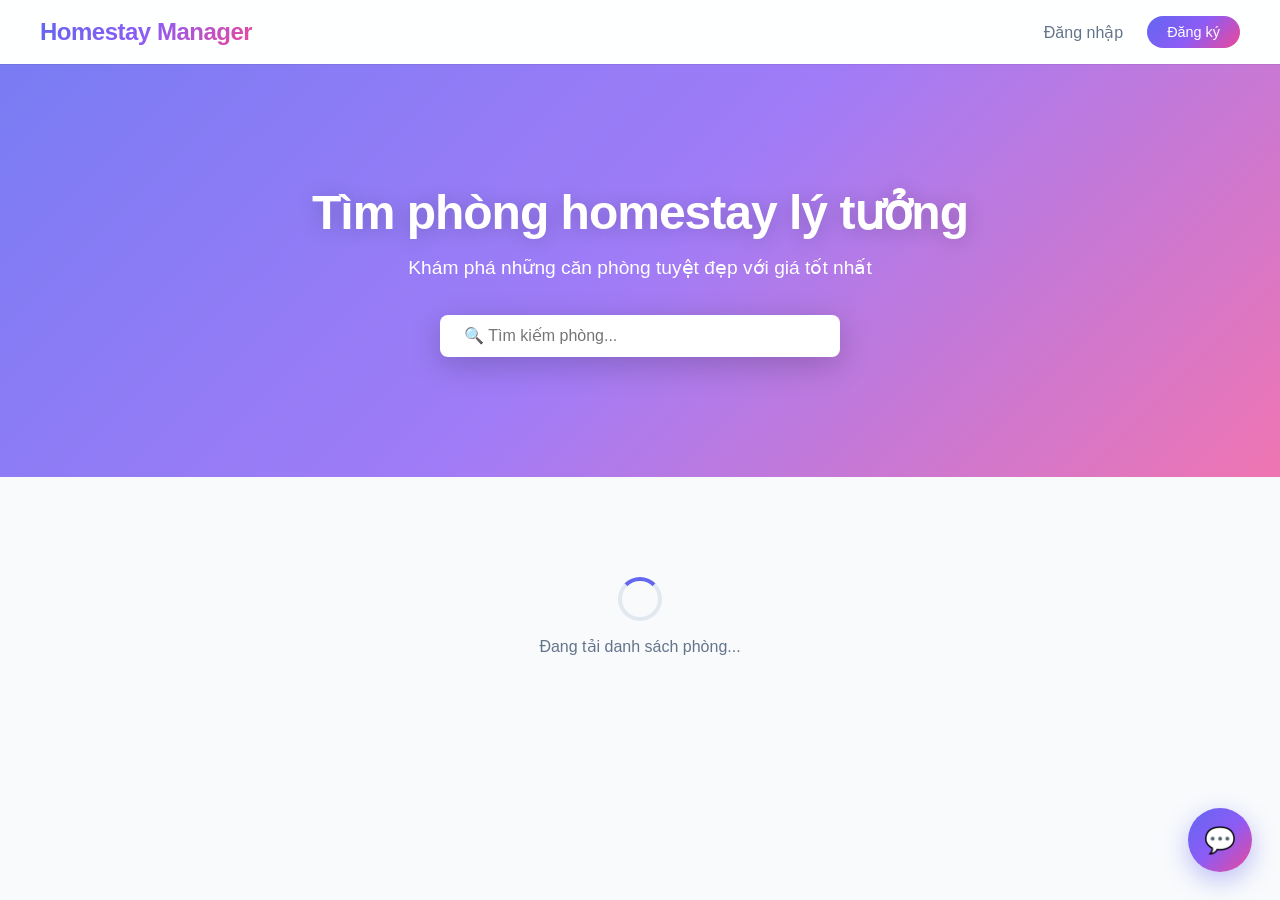
<file: frontend/index.html>
<!DOCTYPE html>
<html lang="vi">
<head>
    <meta charset="UTF-8">
    <meta name="viewport" content="width=device-width, initial-scale=1.0">
    <title>Homestay Manager - Trang chủ</title>
    <link rel="stylesheet" href="css/style.css">
</head>
<body>

    <!-- NAVBAR -->
    <nav class="navbar">
        <a href="index.html" class="navbar-brand">Homestay <span>Manager</span></a>
        <div class="navbar-links" id="nav-auth"></div>
    </nav>

    <!-- HERO -->
    <div class="hero">
        <h1>Tìm phòng homestay lý tưởng</h1>
        <p>Khám phá những căn phòng tuyệt đẹp với giá tốt nhất</p>
        <input 
            type="text" 
            id="search-input"
            placeholder="🔍 Tìm kiếm phòng..." 
            style="padding:12px 24px; border-radius:8px; border:none; 
                   width:400px; max-width:90%; font-size:1rem; outline:none;"
            oninput="filterRooms()"
        >
    </div>

    <!-- DANH SÁCH PHÒNG -->
    <div class="container">
        <div id="loading" class="loading">
            <div class="spinner"></div>
            <p>Đang tải danh sách phòng...</p>
        </div>
        <div class="rooms-grid" id="rooms-grid"></div>
        <p id="no-rooms" style="text-align:center; color:#64748b; display:none;">
            Không tìm thấy phòng nào
        </p>
    </div>

    <!-- CHATBOT WIDGET -->
    <div class="chat-widget">
        <div class="chat-box" id="chat-box">
            <div class="chat-header">
                🤖 Trợ lý Homestay AI
            </div>
            <div class="chat-messages" id="chat-messages" style="align-items:flex-start; text-align:left;">
                <div class="chat-msg bot" style="align-self:flex-start;">
                    Xin chào! Tôi có thể giúp bạn tìm phòng và tư vấn đặt phòng. Bạn cần hỗ trợ gì không? 😊
                </div>
            </div>
            <div class="chat-input-area">
                <input 
                    type="text" 
                    id="chat-input" 
                    placeholder="Nhập tin nhắn..."
                    onkeypress="if(event.key==='Enter') sendChat()"
                >
                <button class="chat-send" onclick="sendChat()">➤</button>
            </div>
        </div>
        <button class="chat-toggle" onclick="toggleChat()">💬</button>
    </div>

    <script>
    // Animation khi scroll
    const observer = new IntersectionObserver((entries) => {
        entries.forEach(entry => {
            if (entry.isIntersecting) {
                entry.target.classList.add('visible');
            }
        });
    }, { threshold: 0.1 });

    document.querySelectorAll('.room-card').forEach(el => {
        el.classList.add('fade-in');
        observer.observe(el);
    });
</script>

    <script src="js/api.js"></script>
    <script src="js/auth.js"></script>
    <script src="js/chat.js"></script>
    <script src="js/main.js"></script>
    <script>
        updateNavbar();
        checkTokenValid();

        // Biến lưu danh sách phòng
        let allRooms = [];

        // Tải danh sách phòng khi vào trang
        async function loadRooms() {
            const rooms = await apiGetRooms();
            allRooms = rooms;
            document.getElementById("loading").style.display = "none";
            renderRooms(rooms);
        }

        // Hiển thị danh sách phòng ra HTML
        function renderRooms(rooms) {
            const grid = document.getElementById("rooms-grid");
            const noRooms = document.getElementById("no-rooms");

            if (!rooms || rooms.length === 0) {
                grid.innerHTML = "";
                noRooms.style.display = "block";
                return;
            }

            noRooms.style.display = "none";
            grid.innerHTML = rooms.map(room => `
                <div class="room-card">
                    <a href="rooms.html?room_id=${room.id}" style="display:block; text-decoration:none; color:inherit;">
                        <img 
                            src="${room.image_url || 'images/default-room.jpg'}" 
                            alt="${room.name}"
                            onerror="this.src='https://placehold.co/400x200?text=No+Image'"
                        >
                    </a>
                    <div class="room-card-body">
                        <span class="room-badge ${room.is_available ? 'badge-available' : 'badge-unavailable'}">
                            ${room.is_available ? '✅ Còn phòng' : '❌ Hết phòng'}
                        </span>
                        <a href="rooms.html?room_id=${room.id}" style="text-decoration:none; color:inherit;">
                            <div class="room-card-title" style="cursor:pointer;">${room.name}</div>
                        </a>
                        <div class="room-card-price">
                            ${room.price.toLocaleString('vi-VN')}đ / đêm
                        </div>
                        <div class="room-card-desc">
                            ${room.description || 'Phòng nghỉ thoải mái, đầy đủ tiện nghi'}
                        </div>
                        <div style="color:#64748b; font-size:0.9rem; margin-bottom:16px;">
                            👥 Sức chứa: ${room.capacity} người
                        </div>
                        <a href="rooms.html?room_id=${room.id}" class="btn btn-outline btn-full" style="margin-bottom:10px; display:block;">
                            Xem chi tiết & đánh giá
                        </a>
                        ${room.is_available 
                            ? `<a href="booking.html?room_id=${room.id}" class="btn btn-primary btn-full">Đặt phòng ngay</a>`
                            : `<button class="btn btn-outline btn-full" disabled>Phòng đã được đặt</button>`
                        }
                    </div>
                </div>
            `).join("");
        }

        // Lọc phòng theo từ khóa tìm kiếm
        function filterRooms() {
            const keyword = document.getElementById("search-input").value.toLowerCase();
            const filtered = allRooms.filter(room => 
                room.name.toLowerCase().includes(keyword) ||
                (room.description && room.description.toLowerCase().includes(keyword))
            );
            renderRooms(filtered);
        }

        loadRooms();
    </script>
</body>
</html>
</file>
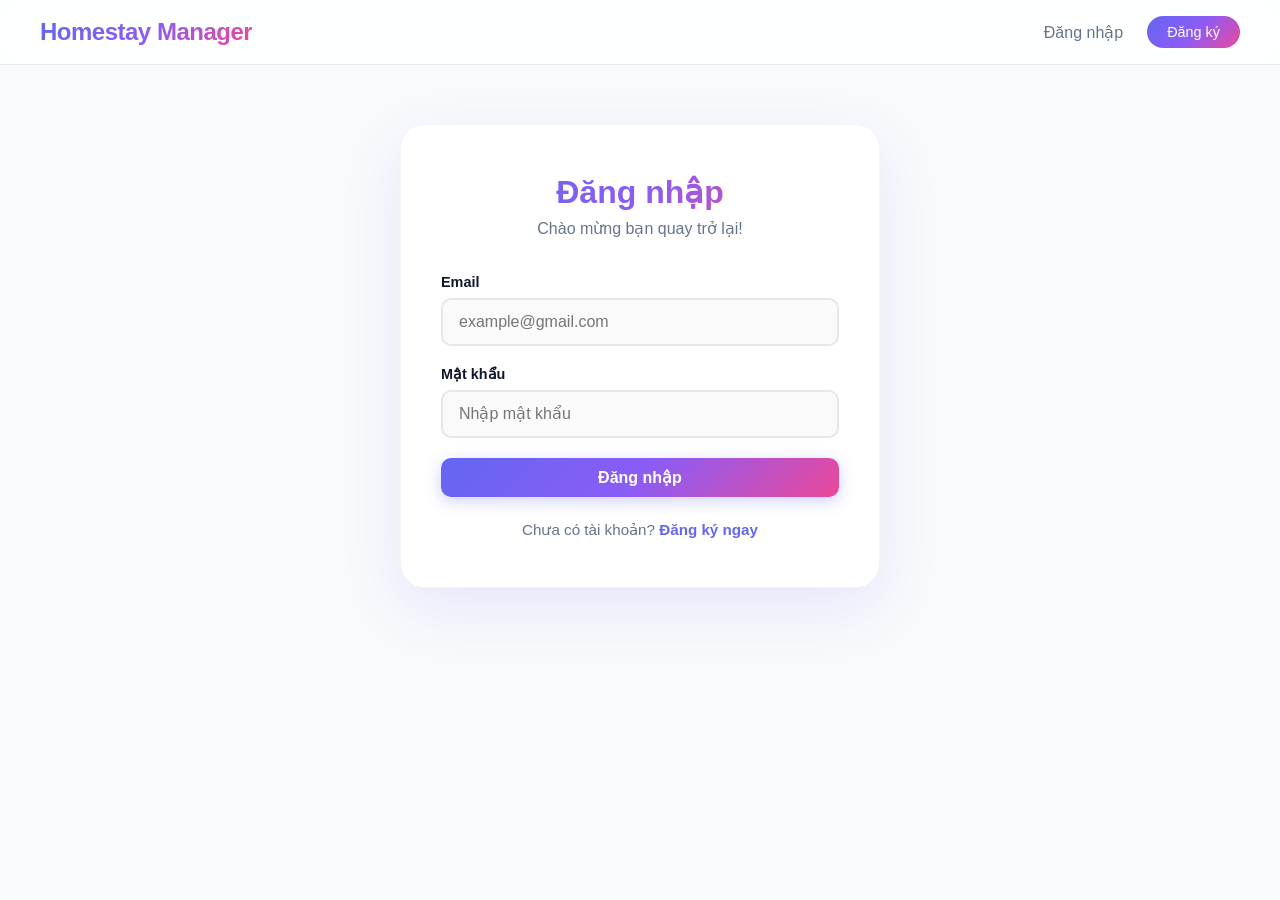
<file: frontend/admin-users.html>
<!DOCTYPE html>
<html lang="vi">
<head>
    <meta charset="UTF-8">
    <meta name="viewport" content="width=device-width, initial-scale=1.0">
    <title>Quản lý người dùng - Homestay Manager</title>
    <link rel="stylesheet" href="css/style.css">
    <style>
        .users-stats {
            display: grid;
            grid-template-columns: repeat(auto-fill, minmax(220px, 1fr));
            gap: 20px;
            margin-bottom: 40px;
        }

        .stat-card-colored {
            background: var(--white);
            padding: 24px 28px;
            border-radius: var(--radius);
            box-shadow: var(--shadow);
            border: 1px solid rgba(99,102,241,0.06);
            transition: all 0.3s;
            position: relative;
            overflow: hidden;
            display: flex;
            align-items: center;
            gap: 18px;
        }

        .stat-card-colored:hover {
            transform: translateY(-4px);
            box-shadow: var(--shadow-lg);
        }

        .stat-icon {
            width: 52px;
            height: 52px;
            border-radius: 14px;
            display: flex;
            align-items: center;
            justify-content: center;
            font-size: 1.5rem;
            flex-shrink: 0;
        }

        .stat-icon-purple { background: linear-gradient(135deg, #ede9fe, #ddd6fe); }
        .stat-icon-green  { background: linear-gradient(135deg, #d1fae5, #a7f3d0); }
        .stat-icon-amber  { background: linear-gradient(135deg, #fef3c7, #fde68a); }
        .stat-icon-red    { background: linear-gradient(135deg, #fee2e2, #fecaca); }

        .stat-info .stat-number {
            font-size: 2rem;
            font-weight: 900;
            line-height: 1;
            margin-bottom: 4px;
        }

        .stat-info .stat-label {
            color: var(--gray);
            font-size: 0.8rem;
            font-weight: 600;
            text-transform: uppercase;
            letter-spacing: 0.3px;
        }

        .stat-info .stat-sub {
            font-size: 0.75rem;
            margin-top: 3px;
            font-weight: 600;
        }

        .color-purple { color: var(--primary); }
        .color-green  { color: #10b981; }
        .color-amber  { color: #f59e0b; }
        .color-red    { color: #ef4444; }

        /* Toolbar */
        .toolbar {
            display: flex;
            align-items: center;
            gap: 12px;
            padding: 20px 24px;
            border-bottom: 1px solid #f1f5f9;
            background: linear-gradient(135deg, #fafbff, #f5f3ff);
            flex-wrap: wrap;
        }

        .search-wrap {
            position: relative;
            flex: 1;
            min-width: 200px;
        }

        .search-wrap .search-icon {
            position: absolute;
            left: 14px;
            top: 50%;
            transform: translateY(-50%);
            color: var(--gray);
            pointer-events: none;
        }

        .search-wrap input {
            width: 100%;
            padding: 10px 16px 10px 40px;
            border: 2px solid #e2e8f0;
            border-radius: 10px;
            font-size: 0.9rem;
            outline: none;
            background: white;
            transition: all 0.2s;
        }

        .search-wrap input:focus {
            border-color: var(--primary);
            box-shadow: 0 0 0 4px rgba(99,102,241,0.1);
        }

        .filter-select {
            padding: 10px 16px;
            border: 2px solid #e2e8f0;
            border-radius: 10px;
            font-size: 0.9rem;
            outline: none;
            background: white;
            cursor: pointer;
            transition: border-color 0.2s;
            color: var(--dark);
        }

        .filter-select:focus { border-color: var(--primary); }

        /* Badges */
        .role-badge {
            display: inline-block;
            padding: 3px 12px;
            border-radius: 20px;
            font-size: 0.75rem;
            font-weight: 700;
            letter-spacing: 0.3px;
        }

        .role-admin    { background: #fee2e2; color: #991b1b; }
        .role-host     { background: #ede9fe; color: #5b21b6; }
        .role-customer { background: #e0f2fe; color: #0369a1; }

        .status-badge {
            display: inline-flex;
            align-items: center;
            gap: 5px;
            padding: 4px 12px;
            border-radius: 20px;
            font-size: 0.8rem;
            font-weight: 600;
        }

        .status-active  { background: #d1fae5; color: #065f46; }
        .status-pending { background: #fef3c7; color: #92400e; }
        .status-locked  { background: #fee2e2; color: #991b1b; }

        .status-dot { width: 7px; height: 7px; border-radius: 50%; }
        .dot-active  { background: #10b981; }
        .dot-pending { background: #f59e0b; }
        .dot-locked  { background: #ef4444; }

        /* User cell */
        .user-avatar-placeholder {
            width: 38px;
            height: 38px;
            border-radius: 50%;
            background: var(--gradient);
            color: white;
            font-weight: 700;
            font-size: 0.95rem;
            display: flex;
            align-items: center;
            justify-content: center;
            flex-shrink: 0;
        }

        .user-info-cell { display: flex; align-items: center; gap: 12px; }
        .user-name  { font-weight: 700; color: var(--dark); font-size: 0.95rem; }
        .user-email { font-size: 0.8rem; color: var(--gray); margin-top: 1px; }

        /* Action icons */
        .action-icons { display: flex; gap: 8px; align-items: center; }

        .icon-btn {
            width: 32px;
            height: 32px;
            border: none;
            border-radius: 8px;
            cursor: pointer;
            display: flex;
            align-items: center;
            justify-content: center;
            font-size: 1rem;
            transition: all 0.2s;
        }

        .icon-btn-view   { background: #ede9fe; color: #6366f1; }
        .icon-btn-edit   { background: #e0f2fe; color: #0284c7; }
        .icon-btn-delete { background: #fee2e2; color: #ef4444; }
        .icon-btn:hover  { transform: scale(1.15); }

        /* Pagination */
        .page-footer {
            display: flex;
            align-items: center;
            justify-content: space-between;
            padding: 16px 24px;
            border-top: 1px solid #f1f5f9;
            flex-wrap: wrap;
            gap: 12px;
        }

        .page-info-text { font-size: 0.85rem; color: var(--gray); }

        .pagination { display: flex; gap: 6px; align-items: center; }

        .page-btn {
            width: 34px;
            height: 34px;
            border: 2px solid #e2e8f0;
            border-radius: 8px;
            background: white;
            cursor: pointer;
            font-size: 0.9rem;
            font-weight: 600;
            display: flex;
            align-items: center;
            justify-content: center;
            transition: all 0.2s;
            color: var(--dark);
        }

        .page-btn:hover   { border-color: var(--primary); color: var(--primary); }
        .page-btn.active  { background: var(--gradient); color: white; border-color: transparent; }
        .page-btn:disabled { opacity: 0.4; cursor: not-allowed; }

        /* Modal */
        .modal-overlay {
            display: none;
            position: fixed;
            inset: 0;
            background: rgba(15,23,42,0.55);
            z-index: 999;
            justify-content: center;
            align-items: center;
            backdrop-filter: blur(4px);
        }

        .modal-overlay.open { display: flex; }

        .modal-box {
            background: white;
            border-radius: 20px;
            padding: 36px 40px;
            max-width: 480px;
            width: 90%;
            box-shadow: 0 24px 64px rgba(0,0,0,0.2);
            animation: fadeInUp 0.3s ease;
        }

        .modal-header {
            display: flex;
            align-items: center;
            justify-content: space-between;
            margin-bottom: 24px;
        }

        .modal-title {
            font-size: 1.25rem;
            font-weight: 800;
            background: var(--gradient);
            -webkit-background-clip: text;
            -webkit-text-fill-color: transparent;
            background-clip: text;
        }

        .modal-close {
            background: #f1f5f9;
            border: none;
            width: 32px;
            height: 32px;
            border-radius: 8px;
            cursor: pointer;
            font-size: 1rem;
            color: var(--gray);
            transition: all 0.2s;
        }

        .modal-close:hover { background: #e2e8f0; }

        /* Profile modal */
        .profile-header {
            display: flex;
            align-items: center;
            gap: 16px;
            padding: 20px;
            background: var(--gradient-soft);
            border-radius: 14px;
            margin-bottom: 20px;
        }

        .profile-avatar {
            width: 64px;
            height: 64px;
            border-radius: 50%;
            background: var(--gradient);
            color: white;
            font-size: 1.6rem;
            font-weight: 800;
            display: flex;
            align-items: center;
            justify-content: center;
            flex-shrink: 0;
        }

        .profile-name  { font-size: 1.15rem; font-weight: 800; color: var(--dark); }
        .profile-email { font-size: 0.85rem; color: var(--gray); margin-top: 2px; }

        .detail-grid {
            display: grid;
            grid-template-columns: 1fr 1fr;
            gap: 12px;
            margin-bottom: 20px;
        }

        .detail-item label {
            display: block;
            font-size: 0.72rem;
            font-weight: 700;
            color: var(--gray);
            text-transform: uppercase;
            letter-spacing: 0.5px;
            margin-bottom: 4px;
        }

        .detail-item span { font-size: 0.95rem; font-weight: 600; color: var(--dark); }

        /* Promo cards */
        .promo-grid {
            display: grid;
            grid-template-columns: 1fr 1fr;
            gap: 20px;
            margin-top: 32px;
        }

        .promo-card {
            border-radius: var(--radius);
            padding: 28px;
            position: relative;
            overflow: hidden;
        }

        .promo-purple { background: var(--gradient); color: white; }
        .promo-white  { background: white; box-shadow: var(--shadow); border: 1px solid rgba(99,102,241,0.08); }

        .promo-card h4 { font-size: 1.05rem; font-weight: 800; margin-bottom: 8px; }
        .promo-card p  { font-size: 0.85rem; opacity: 0.85; margin-bottom: 20px; line-height: 1.5; }

        .promo-bg-icon {
            position: absolute;
            right: 16px;
            bottom: 8px;
            font-size: 4.5rem;
            opacity: 0.15;
        }

        @media (max-width: 768px) {
            .users-stats  { grid-template-columns: 1fr 1fr; }
            .toolbar      { flex-direction: column; align-items: stretch; }
            .promo-grid   { grid-template-columns: 1fr; }
            .detail-grid  { grid-template-columns: 1fr; }
        }
    </style>
</head>
<body>

<!-- NAVBAR -->
<nav class="navbar">
    <a href="index.html" class="navbar-brand">Homestay <span>Manager</span></a>
    <div class="navbar-links">
        <a href="dashboard.html" class="nav-link">Dashboard</a>
        <a href="admin-users.html" class="nav-link" style="color:var(--primary);font-weight:700;">👥 Khách hàng</a>
        <span class="nav-user" id="nav-username">Xin chào, Admin</span>
        <a href="javascript:void(0)" onclick="handleLogout()" class="nav-link btn-logout">Đăng xuất</a>
    </div>
</nav>

<div class="container">

    <!-- TIÊU ĐỀ -->
    <div style="margin-bottom:32px;">
        <h1 style="font-size:1.8rem;font-weight:800;display:flex;align-items:center;gap:10px;">
            👥 Quản lý người dùng
        </h1>
        <p style="color:var(--gray);margin-top:6px;">
            Xem và quản lý tất cả tài khoản trong hệ thống của bạn.
        </p>
    </div>

    <!-- STAT CARDS -->
    <div class="users-stats">
        <div class="stat-card-colored">
            <div class="stat-icon stat-icon-purple">👥</div>
            <div class="stat-info">
                <div class="stat-number color-purple" id="stat-total">—</div>
                <div class="stat-label">Tổng người dùng</div>
                <div class="stat-sub color-green" id="stat-growth"></div>
            </div>
        </div>
        <div class="stat-card-colored">
            <div class="stat-icon stat-icon-green">🛡️</div>
            <div class="stat-info">
                <div class="stat-number color-green" id="stat-active">—</div>
                <div class="stat-label">Đang hoạt động</div>
                <div class="stat-sub" id="stat-active-pct" style="color:var(--gray);"></div>
            </div>
        </div>
        <div class="stat-card-colored">
            <div class="stat-icon stat-icon-amber">📋</div>
            <div class="stat-info">
                <div class="stat-number color-amber" id="stat-pending">—</div>
                <div class="stat-label">Chờ xác nhận</div>
                <div class="stat-sub color-amber">Yêu cầu mới</div>
            </div>
        </div>
        <div class="stat-card-colored">
            <div class="stat-icon stat-icon-red">🚫</div>
            <div class="stat-info">
                <div class="stat-number color-red" id="stat-locked">—</div>
                <div class="stat-label">Đã khóa</div>
                <div class="stat-sub color-red">Cần xem xét</div>
            </div>
        </div>
    </div>

    <!-- BẢNG NGƯỜI DÙNG -->
    <div class="table-container">

        <!-- Toolbar -->
        <div class="toolbar">
            <div class="search-wrap">
                <span class="search-icon">🔍</span>
                <input type="text" id="search-input"
                    placeholder="Tìm tên, email hoặc ID..."
                    oninput="handleSearch()">
            </div>
            <select class="filter-select" id="filter-role" onchange="applyFilters()">
                <option value="">Tất cả vai trò</option>
                <option value="admin">Admin</option>
                <option value="host">Chủ nhà</option>
                <option value="customer">Khách hàng</option>
            </select>
            <select class="filter-select" id="filter-status" onchange="applyFilters()">
                <option value="">Trạng thái</option>
                <option value="active">Hoạt động</option>
                <option value="pending">Chờ duyệt</option>
                <option value="locked">Đã khóa</option>
            </select>
            <button class="btn btn-primary" onclick="openAddModal()"
                style="white-space:nowrap;">
                👤+ Thêm người dùng
            </button>
        </div>

        <!-- Alert -->
        <div id="table-alert" class="alert" style="margin:16px 24px; display:none;"></div>

        <!-- Table -->
        <div style="overflow-x:auto;">
            <table>
                <thead>
                    <tr>
                        <th>ID</th>
                        <th>NGƯỜI DÙNG</th>
                        <th>VAI TRÒ</th>
                        <th>TRẠNG THÁI</th>
                        <th>THAO TÁC</th>
                    </tr>
                </thead>
                <tbody id="users-tbody">
                    <tr>
                        <td colspan="5">
                            <div class="loading">
                                <div class="spinner"></div>
                                Đang tải...
                            </div>
                        </td>
                    </tr>
                </tbody>
            </table>
        </div>

        <!-- Footer phân trang -->
        <div class="page-footer">
            <span class="page-info-text" id="page-info-text"></span>
            <div class="pagination" id="pagination"></div>
        </div>
    </div>

    <!-- PROMO CARDS -->
    <div class="promo-grid">
        <div class="promo-card promo-purple">
            <h4>Báo cáo hệ thống mới</h4>
            <p>Phân tích hành vi người dùng và hiệu suất đăng ký đã sẵn sàng để xem.</p>
            <button class="btn" style="background:rgba(255,255,255,0.2);color:white;padding:9px 20px;font-size:0.9rem;"
                onclick="showToast('Tính năng sẽ sớm ra mắt!','info')">
                Xem ngay
            </button>
            <div class="promo-bg-icon">📊</div>
        </div>
        <div class="promo-card promo-white">
            <h4 style="color:var(--dark);">Cần phê duyệt</h4>
            <p style="color:var(--gray);" id="pending-promo-text">Đang tải...</p>
            <button class="btn btn-outline" style="padding:9px 20px;font-size:0.9rem;"
                onclick="filterByPending()">
                Xem yêu cầu →
            </button>
        </div>
    </div>

</div>

<!-- MODAL: THÊM / SỬA -->
<div class="modal-overlay" id="form-modal">
    <div class="modal-box">
        <div class="modal-header">
            <div class="modal-title" id="form-modal-title">Thêm người dùng</div>
            <button class="modal-close" onclick="closeFormModal()">✕</button>
        </div>
        <div class="alert alert-error" id="form-alert" style="display:none; margin-bottom:16px;"></div>
        <div class="form-group">
            <label>Họ và tên</label>
            <input type="text" id="f-name" placeholder="Nguyễn Văn A">
        </div>
        <div class="form-group">
            <label>Email</label>
            <input type="email" id="f-email" placeholder="example@email.com">
        </div>
        <div class="form-group" id="f-password-group">
            <label>Mật khẩu</label>
            <input type="password" id="f-password" placeholder="Tối thiểu 6 ký tự">
        </div>
        <div class="form-group">
            <label>Vai trò</label>
            <select id="f-role" class="filter-select" style="width:100%;">
                <option value="customer">Khách hàng</option>
                <option value="host">Chủ nhà</option>
                <option value="admin">Admin</option>
            </select>
        </div>
        <div class="form-group" id="f-status-group" style="display:none;">
            <label>Trạng thái</label>
            <select id="f-status" class="filter-select" style="width:100%;">
                <option value="active">Hoạt động</option>
                <option value="pending">Chờ duyệt</option>
                <option value="locked">Đã khóa</option>
            </select>
        </div>
        <div style="display:flex;gap:12px;margin-top:8px;">
            <button class="btn btn-primary" id="form-submit-btn"
                onclick="submitForm()" style="flex:1;">Lưu</button>
            <button class="btn btn-outline" onclick="closeFormModal()" style="flex:1;">Hủy</button>
        </div>
    </div>
</div>

<!-- MODAL: XEM CHI TIẾT -->
<div class="modal-overlay" id="view-modal">
    <div class="modal-box">
        <div class="modal-header">
            <div class="modal-title">Thông tin người dùng</div>
            <button class="modal-close" onclick="closeViewModal()">✕</button>
        </div>
        <div class="profile-header">
            <div class="profile-avatar" id="v-avatar">A</div>
            <div>
                <div class="profile-name"  id="v-name"></div>
                <div class="profile-email" id="v-email"></div>
            </div>
        </div>
        <div class="detail-grid">
            <div class="detail-item">
                <label>ID người dùng</label>
                <span id="v-id"></span>
            </div>
            <div class="detail-item">
                <label>Vai trò</label>
                <span id="v-role"></span>
            </div>
            <div class="detail-item">
                <label>Trạng thái</label>
                <span id="v-status"></span>
            </div>
            <div class="detail-item">
                <label>Ngày tạo</label>
                <span id="v-created"></span>
            </div>
        </div>
        <div style="display:flex;gap:10px;margin-top:4px;">
            <button class="btn btn-primary" style="flex:1;"
                onclick="switchToEdit()">✏️ Chỉnh sửa</button>
            <button class="btn btn-outline" style="flex:1;"
                onclick="closeViewModal()">Đóng</button>
        </div>
    </div>
</div>

<!-- MODAL: XÁC NHẬN XÓA -->
<div class="modal-overlay" id="confirm-modal">
    <div class="modal-box" style="max-width:400px;text-align:center;padding:40px;">
        <div style="font-size:3.5rem;margin-bottom:16px;">🗑️</div>
        <h3 style="font-size:1.3rem;font-weight:800;margin-bottom:10px;color:var(--dark);">
            Xác nhận xóa người dùng
        </h3>
        <p style="color:var(--gray);margin-bottom:28px;" id="confirm-msg"></p>
        <div style="display:flex;gap:12px;justify-content:center;">
            <button class="btn btn-outline" onclick="closeConfirm()" style="min-width:120px;">Hủy bỏ</button>
            <button class="btn btn-danger"  onclick="executeDelete()" style="min-width:120px;">Xác nhận xóa</button>
        </div>
    </div>
</div>

<script src="js/api.js"></script>
<script src="js/auth.js"></script>
<script src="js/main.js"></script>
<script>
    requireAdmin();

    const me = getUser();
    if (me) document.getElementById("nav-username").textContent = `Xin chào, ${me.full_name}`;

    // =====================
    // STATE
    // =====================
    let allUsers      = [];
    let filteredUsers = [];
    let currentPage   = 1;
    const PAGE_SIZE   = 10;
    let editingId     = null;
    let deletingId    = null;
    let viewingUser   = null;

    // =====================
    // LOAD DỮ LIỆU
    // =====================
    async function loadUsers() {
        try {
            const data = await apiGetAllUsers();
            allUsers = Array.isArray(data) ? data : [];
        } catch(e) {
            allUsers = [];
        }
        filteredUsers = [...allUsers];
        renderStats();
        renderTable();
        renderPendingPromo();
    }

    // =====================
    // API USERS
    // =====================
    async function apiGetAllUsers() {
        const res = await fetch(`${API_URL}/auth/users`, { headers: authHeaders() });
        if (!res.ok) throw new Error();
        return res.json();
    }

    async function apiAdminCreateUser(data) {
        const res = await fetch(`${API_URL}/auth/users`, {
            method: "POST",
            headers: authHeaders(),
            body: JSON.stringify(data)
        });
        return res.json();
    }

    async function apiUpdateUser(id, data) {
        const res = await fetch(`${API_URL}/auth/users/${id}`, {
            method: "PUT",
            headers: authHeaders(),
            body: JSON.stringify(data)
        });
        return res.json();
    }

    async function apiDeleteUser(id) {
        const res = await fetch(`${API_URL}/auth/users/${id}`, {
            method: "DELETE",
            headers: authHeaders()
        });
        return res.json();
    }

    // =====================
    // HELPER: role từ user object
    // =====================
    function getRole(user) {
        if (user.role) return user.role;
        if (user.is_admin) return "admin";
        return "customer";
    }

    function getStatus(user) {
        if (user.status) return user.status;
        if (!user.is_active) return "locked";
        return "active";
    }

    // =====================
    // THỐNG KÊ
    // =====================
    function renderStats() {
        const total   = allUsers.length;
        const active  = allUsers.filter(u => getStatus(u) === "active").length;
        const pending = allUsers.filter(u => getStatus(u) === "pending").length;
        const locked  = allUsers.filter(u => getStatus(u) === "locked").length;
        const pct     = total ? Math.round(active / total * 100) : 0;

        document.getElementById("stat-total").textContent      = total.toLocaleString("vi-VN");
        document.getElementById("stat-active").textContent     = active.toLocaleString("vi-VN");
        document.getElementById("stat-pending").textContent    = pending;
        document.getElementById("stat-locked").textContent     = locked;
        document.getElementById("stat-growth").textContent     = "+12% tháng này";
        document.getElementById("stat-active-pct").textContent = `${pct}% tổng số`;
    }

    function renderPendingPromo() {
        const cnt = allUsers.filter(u => getStatus(u) === "pending").length;
        document.getElementById("pending-promo-text").textContent =
            `Có ${cnt} yêu cầu nâng cấp tài khoản chủ nhà đang chờ xử lý.`;
    }

    // =====================
    // BẢNG
    // =====================
    function renderTable() {
        const tbody = document.getElementById("users-tbody");
        const start = (currentPage - 1) * PAGE_SIZE;
        const page  = filteredUsers.slice(start, start + PAGE_SIZE);

        if (!page.length) {
            tbody.innerHTML = `
                <tr>
                    <td colspan="5" style="text-align:center;color:var(--gray);padding:48px;">
                        Không tìm thấy người dùng nào
                    </td>
                </tr>`;
        } else {
            tbody.innerHTML = page.map(u => `
                <tr>
                    <td style="color:var(--gray);font-size:0.85rem;font-weight:600;">#${u.id}</td>
                    <td>
                        <div class="user-info-cell">
                            <div class="user-avatar-placeholder">
                                ${u.full_name.charAt(0).toUpperCase()}
                            </div>
                            <div>
                                <div class="user-name">${u.full_name}</div>
                                <div class="user-email">${u.email}</div>
                            </div>
                        </div>
                    </td>
                    <td>${roleBadge(getRole(u))}</td>
                    <td>${statusBadge(getStatus(u))}</td>
                    <td>
                        <div class="action-icons">
                            <button class="icon-btn icon-btn-view" title="Xem" onclick="viewUser(${u.id})">👁</button>
                            <button class="icon-btn icon-btn-edit" title="Sửa" onclick="editUser(${u.id})">✏️</button>
                            <button class="icon-btn icon-btn-delete" title="Xóa" onclick="confirmDelete(${u.id})">🗑️</button>
                        </div>
                    </td>
                </tr>
            `).join("");
        }

        renderPagination();
        updatePageInfo();
    }

    function roleBadge(role) {
        const map = {
            admin:    ["role-admin",    "ADMIN"],
            host:     ["role-host",     "CHỦ NHÀ"],
            customer: ["role-customer", "KHÁCH HÀNG"],
        };
        const [cls, label] = map[role] || ["role-customer", role];
        return `<span class="role-badge ${cls}">${label}</span>`;
    }

    function statusBadge(status) {
        const map = {
            active:  ["status-active",  "dot-active",  "Hoạt động"],
            pending: ["status-pending", "dot-pending", "Chờ duyệt"],
            locked:  ["status-locked",  "dot-locked",  "Bị khóa"],
        };
        const [cls, dot, label] = map[status] || ["status-active", "dot-active", status];
        return `<span class="status-badge ${cls}"><span class="status-dot ${dot}"></span>${label}</span>`;
    }

    // =====================
    // PHÂN TRANG
    // =====================
    function renderPagination() {
        const total = Math.ceil(filteredUsers.length / PAGE_SIZE);
        const el    = document.getElementById("pagination");
        if (total <= 1) { el.innerHTML = ""; return; }

        const pages = buildPages(currentPage, total);
        let html = `<button class="page-btn" onclick="goPage(${currentPage-1})" ${currentPage===1?"disabled":""}>‹</button>`;
        pages.forEach(p => {
            if (p === "...") html += `<span style="padding:0 4px;color:var(--gray)">…</span>`;
            else html += `<button class="page-btn ${p===currentPage?"active":""}" onclick="goPage(${p})">${p}</button>`;
        });
        html += `<button class="page-btn" onclick="goPage(${currentPage+1})" ${currentPage===total?"disabled":""}>›</button>`;
        el.innerHTML = html;
    }

    function buildPages(cur, total) {
        if (total <= 7) return Array.from({length: total}, (_, i) => i + 1);
        const p = [1];
        if (cur > 3) p.push("...");
        for (let i = Math.max(2, cur-1); i <= Math.min(total-1, cur+1); i++) p.push(i);
        if (cur < total-2) p.push("...");
        p.push(total);
        return p;
    }

    function goPage(p) {
        const total = Math.ceil(filteredUsers.length / PAGE_SIZE);
        if (p < 1 || p > total) return;
        currentPage = p;
        renderTable();
    }

    function updatePageInfo() {
        const start = (currentPage-1)*PAGE_SIZE + 1;
        const end   = Math.min(currentPage*PAGE_SIZE, filteredUsers.length);
        document.getElementById("page-info-text").textContent =
            filteredUsers.length ? `Hiển thị ${start} - ${end} trong ${filteredUsers.length} người dùng` : "";
    }

    // =====================
    // TÌM KIẾM & LỌC
    // =====================
    let searchTimer;
    function handleSearch() {
        clearTimeout(searchTimer);
        searchTimer = setTimeout(applyFilters, 300);
    }

    function applyFilters() {
        const q      = document.getElementById("search-input").value.trim().toLowerCase();
        const role   = document.getElementById("filter-role").value;
        const status = document.getElementById("filter-status").value;

        filteredUsers = allUsers.filter(u => {
            const matchQ = !q || u.full_name.toLowerCase().includes(q)
                              || u.email.toLowerCase().includes(q)
                              || String(u.id).includes(q);
            const matchRole   = !role   || getRole(u)   === role;
            const matchStatus = !status || getStatus(u) === status;
            return matchQ && matchRole && matchStatus;
        });
        currentPage = 1;
        renderTable();
    }

    function filterByPending() {
        document.getElementById("filter-status").value = "pending";
        applyFilters();
        document.querySelector(".table-container").scrollIntoView({ behavior: "smooth" });
    }

    // =====================
    // XEM CHI TIẾT
    // =====================
    function viewUser(id) {
        viewingUser = allUsers.find(u => u.id === id);
        if (!viewingUser) return;
        document.getElementById("v-avatar").textContent  = viewingUser.full_name.charAt(0).toUpperCase();
        document.getElementById("v-name").textContent    = viewingUser.full_name;
        document.getElementById("v-email").textContent   = viewingUser.email;
        document.getElementById("v-id").textContent      = `#${viewingUser.id}`;
        document.getElementById("v-role").innerHTML      = roleBadge(getRole(viewingUser));
        document.getElementById("v-status").innerHTML    = statusBadge(getStatus(viewingUser));
        document.getElementById("v-created").textContent = viewingUser.created_at
            ? new Date(viewingUser.created_at).toLocaleDateString("vi-VN") : "—";
        openModal("view-modal");
    }

    function closeViewModal() { closeModal("view-modal"); viewingUser = null; }

    function switchToEdit() {
        if (!viewingUser) return;
        closeViewModal();
        editUser(viewingUser.id);
    }

    // =====================
    // THÊM / SỬA
    // =====================
    function openAddModal() {
        editingId = null;
        document.getElementById("form-modal-title").textContent  = "Thêm người dùng mới";
        document.getElementById("form-submit-btn").textContent   = "Thêm người dùng";
        document.getElementById("f-name").value     = "";
        document.getElementById("f-email").value    = "";
        document.getElementById("f-password").value = "";
        document.getElementById("f-role").value     = "customer";
        document.getElementById("f-password-group").style.display = "block";
        document.getElementById("f-status-group").style.display   = "none";
        document.getElementById("form-alert").style.display       = "none";
        openModal("form-modal");
        setTimeout(() => document.getElementById("f-name").focus(), 100);
    }

    function editUser(id) {
        const u = allUsers.find(u => u.id === id);
        if (!u) return;
        editingId = id;
        document.getElementById("form-modal-title").textContent = `Chỉnh sửa: ${u.full_name}`;
        document.getElementById("form-submit-btn").textContent  = "Cập nhật";
        document.getElementById("f-name").value    = u.full_name;
        document.getElementById("f-email").value   = u.email;
        document.getElementById("f-role").value    = getRole(u);
        document.getElementById("f-status").value  = getStatus(u);
        document.getElementById("f-password-group").style.display = "none";
        document.getElementById("f-status-group").style.display   = "block";
        document.getElementById("form-alert").style.display       = "none";
        openModal("form-modal");
        setTimeout(() => document.getElementById("f-name").focus(), 100);
    }

    function closeFormModal() { closeModal("form-modal"); editingId = null; }

    async function submitForm() {
        const fullName = document.getElementById("f-name").value.trim();
        const email    = document.getElementById("f-email").value.trim();
        const password = document.getElementById("f-password").value.trim();
        const role     = document.getElementById("f-role").value;
        const status   = document.getElementById("f-status").value;

        if (!fullName || !email) { showFormAlert("Vui lòng nhập đầy đủ họ tên và email"); return; }
        if (!validateEmail(email)) { showFormAlert("Email không hợp lệ"); return; }
        if (!editingId && password.length < 6) { showFormAlert("Mật khẩu tối thiểu 6 ký tự"); return; }

        const btn = document.getElementById("form-submit-btn");
        const orig = btn.textContent;
        btn.disabled = true;
        btn.textContent = "Đang xử lý...";

        try {
            let result;
            if (editingId) {
                result = await apiUpdateUser(editingId, { full_name: fullName, email, role, status });
            } else {
                result = await apiAdminCreateUser({ full_name: fullName, email, password, role });
            }

            if (result && (result.id || result.email)) {
                if (editingId) {
                    const idx = allUsers.findIndex(u => u.id === editingId);
                    if (idx !== -1) allUsers[idx] = { ...allUsers[idx], ...result, full_name: fullName, email, role, status };
                    showToast("Cập nhật thành công! ✅", "success");
                } else {
                    allUsers.unshift(result);
                    showToast("Thêm người dùng thành công! 🎉", "success");
                }
                filteredUsers = [...allUsers];
                renderStats();
                renderTable();
                renderPendingPromo();
                closeFormModal();
            } else {
                showFormAlert(result?.detail || "Có lỗi xảy ra, vui lòng thử lại");
            }
        } catch(e) {
            showFormAlert("Lỗi kết nối server");
        }

        btn.disabled = false;
        btn.textContent = orig;
    }

    function showFormAlert(msg) {
        const el = document.getElementById("form-alert");
        el.textContent = msg;
        el.className = "alert alert-error";
        el.style.display = "block";
    }

    // =====================
    // XÓA
    // =====================
    function confirmDelete(id) {
        const u = allUsers.find(u => u.id === id);
        if (!u) return;
        deletingId = id;
        document.getElementById("confirm-msg").textContent =
            `Bạn có chắc muốn xóa tài khoản "${u.full_name}"? Hành động này không thể hoàn tác!`;
        openModal("confirm-modal");
    }

    function closeConfirm() { closeModal("confirm-modal"); deletingId = null; }

    async function executeDelete() {
        if (!deletingId) return;
        try { await apiDeleteUser(deletingId); } catch(e) {}
        allUsers      = allUsers.filter(u => u.id !== deletingId);
        filteredUsers = filteredUsers.filter(u => u.id !== deletingId);
        renderStats();
        renderTable();
        renderPendingPromo();
        showToast("Đã xóa người dùng thành công!", "success");
        closeConfirm();
    }

    // =====================
    // MODAL HELPERS
    // =====================
    function openModal(id)  { document.getElementById(id).classList.add("open"); }
    function closeModal(id) { document.getElementById(id).classList.remove("open"); }

    ["form-modal", "view-modal", "confirm-modal"].forEach(id => {
        document.getElementById(id).addEventListener("click", function(e) {
            if (e.target === this) closeModal(id);
        });
    });

    // =====================
    // KHỞI ĐỘNG
    // =====================
    loadUsers();
</script>
</body>
</html>
</file>
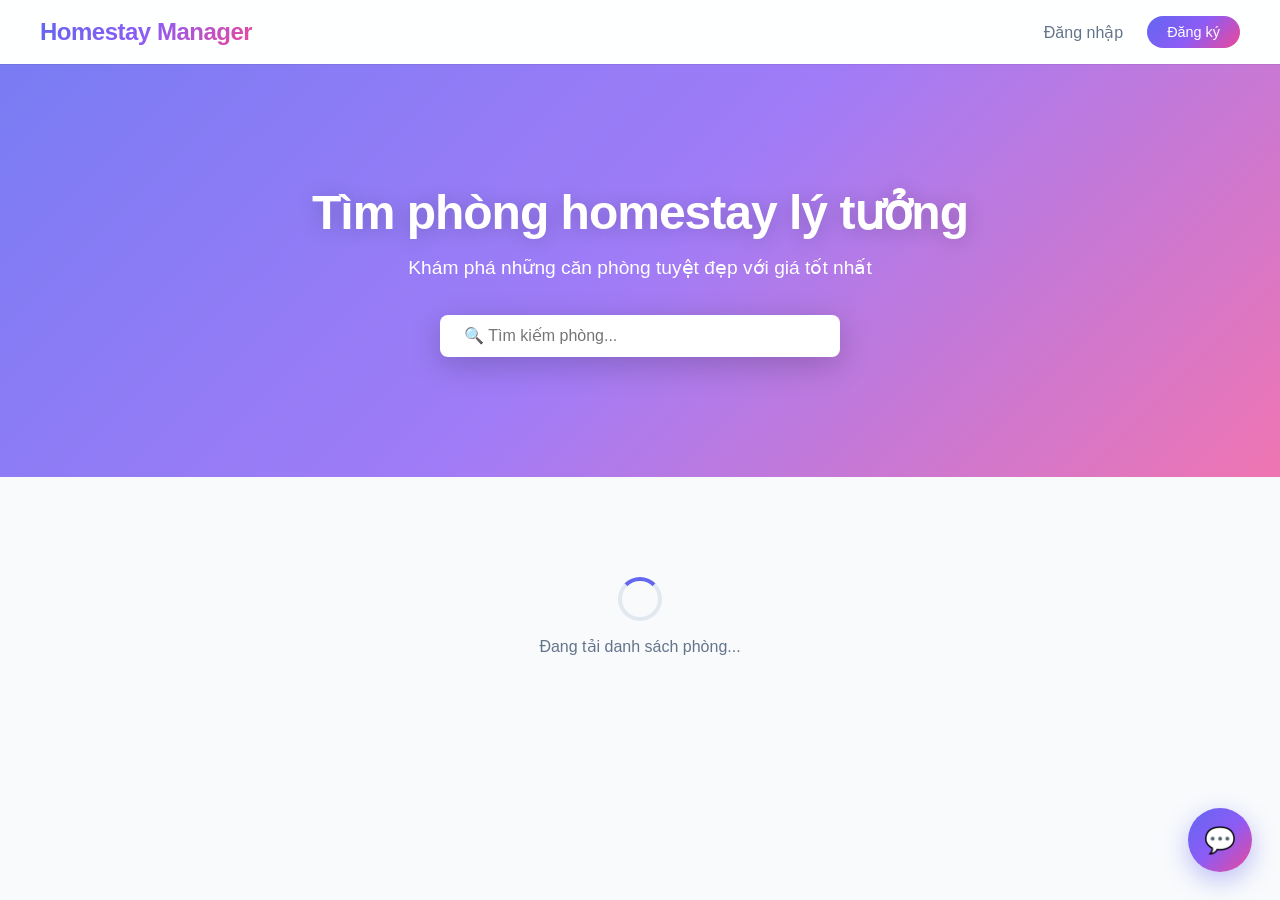
<file: frontend/booking.html>
<!DOCTYPE html>
<html lang="vi">
<head>
    <meta charset="UTF-8">
    <meta name="viewport" content="width=device-width, initial-scale=1.0">
    <title>Đặt phòng - Homestay Manager</title>
    <link rel="stylesheet" href="css/style.css">
</head>
<body>

    <!-- NAVBAR -->
    <nav class="navbar">
        <a href="index.html" class="navbar-brand">Homestay <span>Manager</span></a>
        <div class="navbar-links" id="nav-auth"></div>
    </nav>

    <div class="container" style="max-width:800px">

        <!-- THÔNG TIN PHÒNG -->
        <div id="room-info" style="
            background:white; 
            border-radius:12px; 
            overflow:hidden;
            box-shadow:0 4px 6px -1px rgba(0,0,0,0.1);
            margin-bottom:24px;
            display:none;
        ">
            <img id="room-image" src="" alt="" style="width:100%; height:250px; object-fit:cover;">
            <div style="padding:24px;">
                <h2 id="room-name" style="font-size:1.5rem; font-weight:700; margin-bottom:8px;"></h2>
                <p id="room-desc" style="color:#64748b; margin-bottom:12px;"></p>
                <div style="display:flex; gap:24px;">
                    <span id="room-price" style="font-size:1.3rem; font-weight:700; color:#2563eb;"></span>
                    <span id="room-capacity" style="color:#64748b;"></span>
                </div>
            </div>
        </div>

        <!-- FORM ĐẶT PHÒNG -->
        <div style="background:white; border-radius:12px; padding:32px; box-shadow:0 4px 6px -1px rgba(0,0,0,0.1);">
            <h2 style="font-size:1.5rem; font-weight:700; margin-bottom:24px;">Thông tin đặt phòng</h2>

            <div class="alert alert-error" id="error-msg"></div>
            <div class="alert alert-success" id="success-msg"></div>

            <div style="display:grid; grid-template-columns:1fr 1fr; gap:20px;">
                <div class="form-group">
                    <label>Họ và tên khách</label>
                    <input type="text" id="guest-name" placeholder="Nguyễn Văn A">
                </div>
                <div class="form-group">
                    <label>Số điện thoại</label>
                    <input type="text" id="guest-phone" placeholder="0901234567">
                </div>
            </div>

            <div style="display:grid; grid-template-columns:1fr 1fr; gap:20px;">
                <div class="form-group">
                    <label>Ngày check-in</label>
                    <input type="date" id="check-in" onchange="updatePrice()">
                </div>
                <div class="form-group">
                    <label>Ngày check-out</label>
                    <input type="date" id="check-out" onchange="updatePrice()">
                </div>
            </div>

            <!-- TỔNG TIỀN -->
            <div id="price-summary" style="
                background:#eff6ff;
                border:2px solid #bfdbfe;
                border-radius:8px;
                padding:20px;
                margin-bottom:24px;
                display:none;
            ">
                <div style="display:flex; justify-content:space-between; margin-bottom:8px;">
                    <span style="color:#64748b;">Số đêm:</span>
                    <span id="nights-count" style="font-weight:600;"></span>
                </div>
                <div style="display:flex; justify-content:space-between; margin-bottom:8px;">
                    <span style="color:#64748b;">Giá mỗi đêm:</span>
                    <span id="price-per-night" style="font-weight:600;"></span>
                </div>
                <hr style="border:1px solid #bfdbfe; margin:12px 0;">
                <div style="display:flex; justify-content:space-between;">
                    <span style="font-weight:700; font-size:1.1rem;">Tổng tiền:</span>
                    <span id="total-price" style="font-weight:700; font-size:1.3rem; color:#2563eb;"></span>
                </div>
            </div>

            <button class="btn btn-primary btn-full" id="book-btn" onclick="submitBooking()">
                Xác nhận đặt phòng
            </button>

            <a href="index.html" style="
                display:block; 
                text-align:center; 
                margin-top:16px; 
                color:#64748b;
                text-decoration:none;
            ">← Quay lại danh sách phòng</a>
        </div>
    </div>

    <script src="js/api.js"></script>
    <script src="js/auth.js"></script>
    <script src="js/main.js"></script>
    <script>
        // Bắt buộc phải đăng nhập mới đặt được
        requireLogin();
        updateNavbar();

        let currentRoom = null;
        let isSubmitting = false;

        // Lấy room_id từ URL và tải thông tin phòng
        async function loadRoom() {
            const roomId = getUrlParam("room_id");
            if (!roomId) {
                window.location.href = "index.html";
                return;
            }

            const room = await apiGetRoom(roomId);
            if (!room || room.detail) {
                window.location.href = "index.html";
                return;
            }

            currentRoom = room;

            // Hiển thị thông tin phòng
            document.getElementById("room-image").src = room.image_url || 
                "https://placehold.co/800x250?text=No+Image";
            document.getElementById("room-name").textContent = room.name;
            document.getElementById("room-desc").textContent = 
                room.description || "Phòng nghỉ thoải mái, đầy đủ tiện nghi";
            document.getElementById("room-price").textContent = 
                formatPrice(room.price) + " / đêm";
            document.getElementById("room-capacity").textContent = 
                "👥 Sức chứa: " + room.capacity + " người";
            document.getElementById("room-info").style.display = "block";

            // Set ngày tối thiểu là hôm nay
            const today = new Date().toISOString().split("T")[0];
            document.getElementById("check-in").min = today;
            document.getElementById("check-out").min = today;

            // Nếu URL có đánh dấu đã đặt thành công (VD sau khi F5), hiện lại thông báo thay vì form
            const bookedId = getUrlParam("booked_id");
            if (bookedId) {
                const bookings = await apiGetMyBookings();
                const existing = bookings.find(b => b.id == bookedId);
                if (existing) {
                    showBookingSuccess(existing, room);
                    return;
                }
            }
        }

        // Tính tiền khi chọn ngày
        function updatePrice() {
            const checkIn = document.getElementById("check-in").value;
            const checkOut = document.getElementById("check-out").value;
            const summary = document.getElementById("price-summary");

            if (!checkIn || !checkOut || !currentRoom) {
                summary.style.display = "none";
                return;
            }

            if (!validateDateRange(checkIn, checkOut)) {
                summary.style.display = "none";
                showAlert("error-msg", "Ngày check-out phải sau ngày check-in", "error");
                return;
            }

            hideAlert("error-msg");

            const nights = calculateNights(checkIn, checkOut);
            const total = calculateTotal(checkIn, checkOut, currentRoom.price);

            document.getElementById("nights-count").textContent = nights + " đêm";
            document.getElementById("price-per-night").textContent = formatPrice(currentRoom.price);
            document.getElementById("total-price").textContent = formatPrice(total);
            summary.style.display = "block";
        }

        // Hiện khối thông báo đặt phòng thành công (dùng chung cho lần đặt mới và khi F5 lại)
        function showBookingSuccess(bookingData, room) {
            document.getElementById("book-btn").style.display = "none";
            document.getElementById("guest-name").disabled = true;
            document.getElementById("guest-phone").disabled = true;
            document.getElementById("check-in").disabled = true;
            document.getElementById("check-out").disabled = true;

            const successBox = document.getElementById("success-msg");
            successBox.innerHTML = `
                <div style="text-align:center; padding:10px;">
                    <div style="font-size:3rem; margin-bottom:12px;">🎉</div>
                    <div style="font-size:1.2rem; font-weight:700; margin-bottom:8px;">
                        Đặt phòng thành công!
                    </div>
                    <div style="margin-bottom:8px;">
                        Mã booking: <strong>#${bookingData.id}</strong>
                    </div>
                    <div style="margin-bottom:8px;">
                        Phòng: <strong>${room.name}</strong>
                    </div>
                    <div style="margin-bottom:8px;">
                        Check-in: <strong>${formatDate(bookingData.check_in)}</strong> → 
                        Check-out: <strong>${formatDate(bookingData.check_out)}</strong>
                    </div>
                    <div style="font-size:1.1rem; color:#065f46; font-weight:700;">
                        Tổng tiền: ${formatPrice(bookingData.total_price)}
                    </div>
                    <div style="margin-top:12px; font-size:0.9rem; color:#065f46;">
                        Vui lòng thanh toán để hoàn tất đặt phòng
                    </div>
                    <div style="margin-top:16px; display:flex; gap:12px; justify-content:center;">
                        <a href="payment.html?booking_id=${bookingData.id}" class="btn btn-primary">
                            💳 Thanh toán ngay
                        </a>
                        <a href="index.html" class="btn" style="background:#e2e8f0; color:#334155;">
                            Để sau
                        </a>
                    </div>
                </div>
            `;
            successBox.style.display = "block";
            successBox.scrollIntoView({ behavior: "smooth" });
        }

        // Xác nhận đặt phòng
        async function submitBooking() {
            if (isSubmitting) return; // chặn bấm nhiều lần liên tiếp
            isSubmitting = true;

            const guestName = document.getElementById("guest-name").value.trim();
            const guestPhone = document.getElementById("guest-phone").value.trim();
            const checkIn = document.getElementById("check-in").value;
            const checkOut = document.getElementById("check-out").value;

            // Kiểm tra thông tin
            if (!guestName || !guestPhone || !checkIn || !checkOut) {
                showAlert("error-msg", "Vui lòng nhập đầy đủ thông tin", "error");
                isSubmitting = false;
                return;
            }

            if (!validatePhone(guestPhone)) {
                showAlert("error-msg", "Số điện thoại không hợp lệ (10-11 số)", "error");
                isSubmitting = false;
                return;
            }

            if (!validateDateRange(checkIn, checkOut)) {
                showAlert("error-msg", "Ngày check-out phải sau ngày check-in", "error");
                isSubmitting = false;
                return;
            }

            setLoading("book-btn", true, "Xác nhận đặt phòng");
            document.getElementById("book-btn").disabled = true;

            const data = await apiCreateBooking({
                room_id: currentRoom.id,
                check_in: checkIn,
                check_out: checkOut,
                guest_name: guestName,
                guest_phone: guestPhone
            });

            if (data.id) {
                // Đánh dấu URL để nếu F5 lại vẫn nhận ra đã đặt thành công, không hiện form trắng
                const newUrl = `booking.html?room_id=${currentRoom.id}&booked_id=${data.id}`;
                window.history.replaceState({}, "", newUrl);

                showBookingSuccess(data, currentRoom);
            } else {
                setLoading("book-btn", false, "Xác nhận đặt phòng");
                document.getElementById("book-btn").disabled = false;
                isSubmitting = false;
                showAlert("error-msg", data.detail || "Đặt phòng thất bại, vui lòng thử lại", "error");
            }
        }

        loadRoom();
    </script>
</body>
</html>
</file>
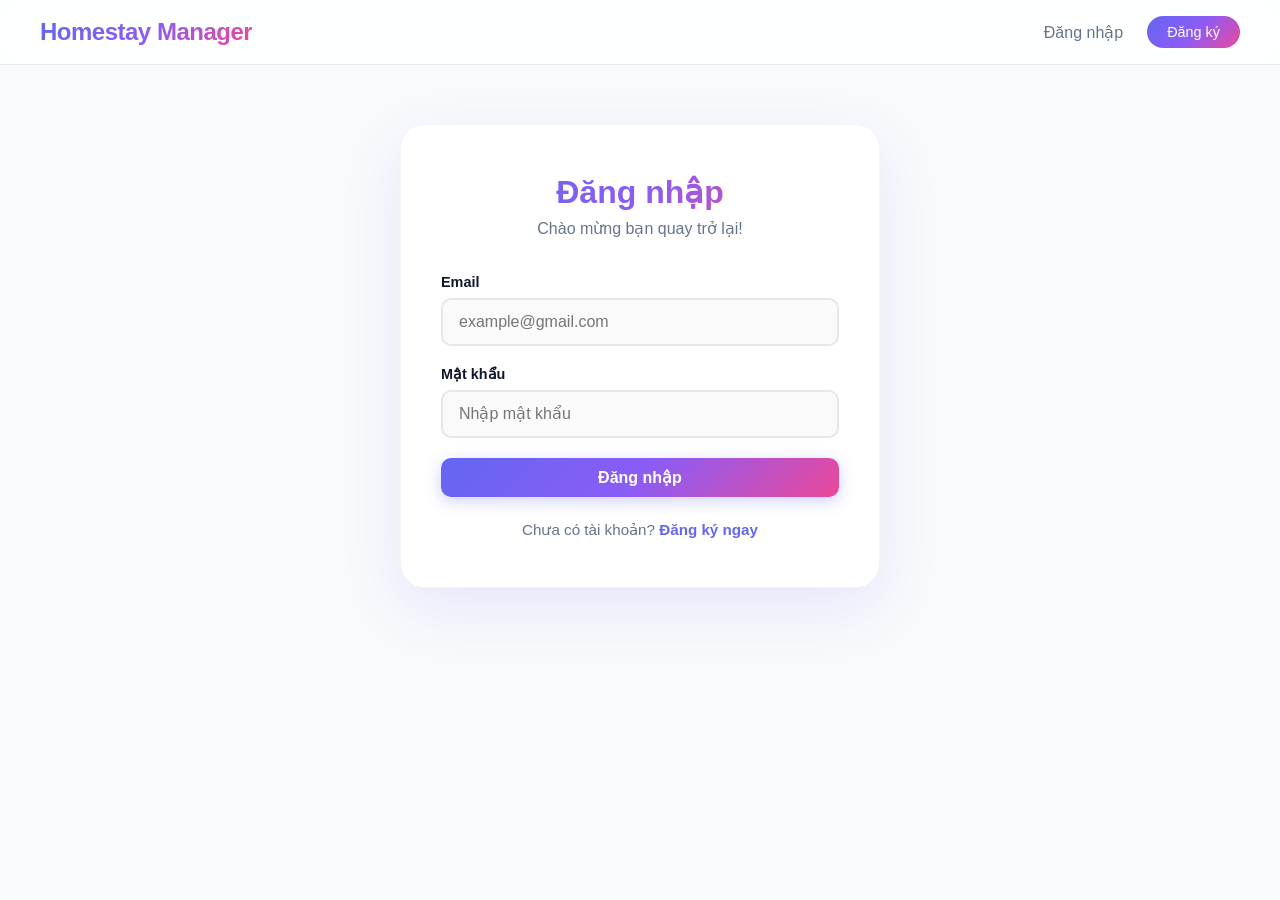
<file: frontend/dashboard.html>
<!DOCTYPE html>
<html lang="vi">
<head>
    <meta charset="UTF-8">
    <meta name="viewport" content="width=device-width, initial-scale=1.0">
    <title>Dashboard - Homestay Manager</title>
    <link rel="stylesheet" href="css/style.css">
</head>
<body>

    <!-- NAVBAR -->
    <nav class="navbar">
        <a href="index.html" class="navbar-brand">Homestay <span>Manager</span></a>
        <div class="navbar-links">
            <div id="nav-auth"></div>
        </div>
    </nav>

    <div class="container">

        <h1 style="font-size:1.8rem; font-weight:800; margin-bottom:32px;">
            📊 Dashboard Quản lý
        </h1>

        <!-- THỐNG KÊ -->
        <div class="dashboard-grid" id="stats-grid">
            <div class="stat-card">
                <div class="stat-number" id="stat-rooms">-</div>
                <div class="stat-label">Tổng số phòng</div>
            </div>
            <div class="stat-card">
                <div class="stat-number" id="stat-available">-</div>
                <div class="stat-label">Phòng còn trống</div>
            </div>
            <div class="stat-card">
                <div class="stat-number" id="stat-bookings">-</div>
                <div class="stat-label">Tổng booking</div>
            </div>
            <div class="stat-card">
                <div class="stat-number" id="stat-pending">-</div>
                <div class="stat-label">Chờ xác nhận</div>
            </div>
            <div class="stat-card">
                <div class="stat-number" id="stat-payments-pending">-</div>
                <div class="stat-label">Thanh toán chờ xác nhận</div>
            </div>
        </div>

        <!-- QUẢN LÝ PHÒNG -->
        <div class="table-container">
            <div class="table-header">
                <h3>🏠 Danh sách phòng</h3>
                <button class="btn btn-primary" onclick="showAddRoomForm()">
                    + Thêm phòng
                </button>
            </div>

            <!-- FORM THÊM / SỬA PHÒNG -->
            <div id="room-form" style="padding:24px; border-bottom:1px solid #e2e8f0; display:none;">
                <h4 id="room-form-title" style="margin-bottom:20px; font-weight:700;">Thêm phòng mới</h4>
                <div class="alert alert-error" id="room-error"></div>
                <div class="alert alert-success" id="room-success"></div>
                <div style="display:grid; grid-template-columns:1fr 1fr; gap:16px;">
                    <div class="form-group">
                        <label>Tên phòng</label>
                        <input type="text" id="room-name" placeholder="Phòng Deluxe Ocean View">
                    </div>
                    <div class="form-group">
                        <label>Giá / đêm (VNĐ)</label>
                        <input type="number" id="room-price" placeholder="500000">
                    </div>
                    <div class="form-group">
                        <label>Sức chứa (người)</label>
                        <input type="number" id="room-capacity" placeholder="2" value="2">
                    </div>
                    <div class="form-group">
                        <label>Link ảnh phòng</label>
                        <input type="text" id="room-image" placeholder="https://...">
                    </div>
                </div>
                <div class="form-group">
                    <label>Mô tả phòng</label>
                    <textarea id="room-desc" rows="3" placeholder="Mô tả tiện nghi, vị trí..."></textarea>
                </div>
                <div style="display:flex; gap:12px;">
                    <button class="btn btn-primary" id="room-submit-btn" onclick="submitRoom()">Lưu phòng</button>
                    <button class="btn btn-outline" onclick="hideRoomForm()">Hủy</button>
                </div>
            </div>

            <!-- BẢNG DANH SÁCH PHÒNG -->
            <div style="overflow-x:auto;">
                <table id="rooms-table">
                    <thead>
                        <tr>
                            <th>ID</th>
                            <th>Tên phòng</th>
                            <th>Giá/đêm</th>
                            <th>Sức chứa</th>
                            <th>Trạng thái</th>
                            <th>Thao tác</th>
                        </tr>
                    </thead>
                    <tbody id="rooms-tbody"></tbody>
                </table>
            </div>
        </div>

        <!-- QUẢN LÝ BOOKING -->
        <div class="table-container">
            <div class="table-header">
                <h3>📋 Danh sách booking</h3>
                <div style="display:flex; gap:8px;">
                    <select id="booking-filter" onchange="filterBookings()" style="
                        padding:8px 16px; 
                        border:2px solid #e2e8f0; 
                        border-radius:8px;
                        font-size:0.9rem;
                        outline:none;
                    ">
                        <option value="all">Tất cả</option>
                        <option value="pending">Chờ xác nhận</option>
                        <option value="confirmed">Đã xác nhận</option>
                        <option value="cancelled">Đã hủy</option>
                        <option value="checked_out">Đã trả phòng</option>
                    </select>
                </div>
            </div>
            <div style="overflow-x:auto;">
                <table>
                    <thead>
                        <tr>
                            <th>ID</th>
                            <th>Khách hàng</th>
                            <th>Phòng</th>
                            <th>Check-in</th>
                            <th>Check-out</th>
                            <th>Tổng tiền</th>
                            <th>Trạng thái</th>
                            <th>Thao tác</th>
                        </tr>
                    </thead>
                    <tbody id="bookings-tbody"></tbody>
                </table>
            </div>
        </div>

        <!-- QUẢN LÝ THANH TOÁN -->
        <div class="table-container">
            <div class="table-header">
                <h3>💳 Danh sách thanh toán</h3>
                <select id="payment-filter" onchange="filterPayments()" style="
                    padding:8px 16px; 
                    border:2px solid #e2e8f0; 
                    border-radius:8px;
                    font-size:0.9rem;
                    outline:none;
                ">
                    <option value="all">Tất cả</option>
                    <option value="pending">Chờ xác nhận</option>
                    <option value="completed">Đã thanh toán</option>
                    <option value="failed">Thất bại</option>
                    <option value="refunded">Đã hoàn tiền</option>
                </select>
            </div>
            <div style="overflow-x:auto;">
                <table>
                    <thead>
                        <tr>
                            <th>ID</th>
                            <th>Booking</th>
                            <th>Số tiền</th>
                            <th>Phương thức</th>
                            <th>Trạng thái</th>
                            <th>Thao tác</th>
                        </tr>
                    </thead>
                    <tbody id="payments-tbody"></tbody>
                </table>
            </div>
        </div>

    </div>

    <!-- MODAL XÁC NHẬN -->
    <div id="confirm-modal" style="
        display:none;
        position:fixed;
        top:0; left:0;
        width:100%; height:100%;
        background:rgba(0,0,0,0.5);
        z-index:999;
        justify-content:center;
        align-items:center;
    ">
        <div style="
            background:white;
            border-radius:16px;
            padding:40px;
            max-width:420px;
            width:90%;
            text-align:center;
            box-shadow:0 20px 60px rgba(0,0,0,0.3);
        ">
            <div id="confirm-modal-icon" style="font-size:3.5rem; margin-bottom:16px;">⚠️</div>
            <h3 id="confirm-modal-title" style="font-size:1.4rem; font-weight:700; margin-bottom:12px;"></h3>
            <p id="confirm-modal-message" style="color:#64748b; margin-bottom:28px;"></p>
            <div style="display:flex; gap:12px; justify-content:center;">
                <button class="btn btn-outline" onclick="closeConfirmModal()" style="min-width:120px;">
                    Hủy bỏ
                </button>
                <button id="confirm-modal-btn" onclick="executeConfirm()" style="min-width:120px;" class="btn btn-primary">
                    Xác nhận
                </button>
            </div>
        </div>
    </div>

    <script src="js/api.js"></script>
    <script src="js/auth.js"></script>
    <script src="js/main.js"></script>
    <script>
        requireAdmin();
        updateNavbar();

        let allRooms = [];
        let allBookings = [];
        let allPayments = [];
        let editingRoomId = null;
        let confirmCallback = null;

        // =====================
        // MODAL XÁC NHẬN
        // =====================
        function showConfirmModal(title, message, icon, btnClass, btnText, callback) {
            document.getElementById("confirm-modal-icon").textContent = icon;
            document.getElementById("confirm-modal-title").textContent = title;
            document.getElementById("confirm-modal-message").textContent = message;
            document.getElementById("confirm-modal-btn").className = `btn ${btnClass}`;
            document.getElementById("confirm-modal-btn").textContent = btnText;
            document.getElementById("confirm-modal").style.display = "flex";
            confirmCallback = callback;
        }

        function closeConfirmModal() {
            document.getElementById("confirm-modal").style.display = "none";
            confirmCallback = null;
        }

        function executeConfirm() {
            if (confirmCallback) confirmCallback();
            closeConfirmModal();
        }

        document.getElementById("confirm-modal").addEventListener("click", function(e) {
            if (e.target === this) closeConfirmModal();
        });

        // =====================
        // THỐNG KÊ
        // =====================
        async function loadDashboard() {
            await Promise.all([loadRooms(), loadBookings(), loadPayments()]);
            updateStats();
        }

        function updateStats() {
            const available = allRooms.filter(r => r.is_available).length;
            const pending = allBookings.filter(b => b.status === "pending").length;
            const paymentsPending = allPayments.filter(p => p.status === "pending").length;
            document.getElementById("stat-rooms").textContent = allRooms.length;
            document.getElementById("stat-available").textContent = available;
            document.getElementById("stat-bookings").textContent = allBookings.length;
            document.getElementById("stat-pending").textContent = pending;
            document.getElementById("stat-payments-pending").textContent = paymentsPending;
        }

        // =====================
        // QUẢN LÝ PHÒNG
        // =====================
        async function loadRooms() {
            const rooms = await apiGetRooms();
            allRooms = rooms;
            renderRoomsTable(rooms);
        }

        function renderRoomsTable(rooms) {
            const tbody = document.getElementById("rooms-tbody");
            if (!rooms || rooms.length === 0) {
                tbody.innerHTML = `
                    <tr>
                        <td colspan="6" style="text-align:center; color:#64748b; padding:32px;">
                            Chưa có phòng nào
                        </td>
                    </tr>`;
                return;
            }
            tbody.innerHTML = rooms.map(room => `
                <tr>
                    <td>#${room.id}</td>
                    <td>
                        <strong>${room.name}</strong>
                        <div style="font-size:0.8rem; color:#64748b;">
                            ${room.description ? room.description.substring(0, 50) + "..." : ""}
                        </div>
                    </td>
                    <td>${formatPrice(room.price)}</td>
                    <td>${room.capacity} người</td>
                    <td>${formatStatus(room.is_available ? "confirmed" : "cancelled")}</td>
                    <td>
                        <button class="btn btn-outline" 
                            style="padding:6px 14px; font-size:0.85rem; margin-right:6px;"
                            onclick="editRoom(${room.id})">Sửa</button>
                        <button class="btn btn-danger" 
                            style="padding:6px 14px; font-size:0.85rem;"
                            onclick="deleteRoom(${room.id})">Xóa</button>
                    </td>
                </tr>
            `).join("");
        }

        function showAddRoomForm() {
            editingRoomId = null;
            document.getElementById("room-form-title").textContent = "Thêm phòng mới";
            document.getElementById("room-submit-btn").textContent = "Lưu phòng";
            document.getElementById("room-name").value = "";
            document.getElementById("room-price").value = "";
            document.getElementById("room-capacity").value = "2";
            document.getElementById("room-image").value = "";
            document.getElementById("room-desc").value = "";
            document.getElementById("room-form").style.display = "block";
            document.getElementById("room-name").focus();
        }

        function editRoom(roomId) {
            const room = allRooms.find(r => r.id === roomId);
            if (!room) return;
            editingRoomId = roomId;
            document.getElementById("room-form-title").textContent = "Sửa phòng #" + roomId;
            document.getElementById("room-submit-btn").textContent = "Cập nhật";
            document.getElementById("room-name").value = room.name;
            document.getElementById("room-price").value = room.price;
            document.getElementById("room-capacity").value = room.capacity;
            document.getElementById("room-image").value = room.image_url || "";
            document.getElementById("room-desc").value = room.description || "";
            document.getElementById("room-form").style.display = "block";
            document.getElementById("room-name").focus();
        }

        function hideRoomForm() {
            document.getElementById("room-form").style.display = "none";
            editingRoomId = null;
        }

        async function submitRoom() {
            const name = document.getElementById("room-name").value.trim();
            const price = parseFloat(document.getElementById("room-price").value);
            const capacity = parseInt(document.getElementById("room-capacity").value);
            const imageUrl = document.getElementById("room-image").value.trim();
            const description = document.getElementById("room-desc").value.trim();

            if (!name || !price) {
                showAlert("room-error", "Vui lòng nhập tên và giá phòng", "error");
                return;
            }

            const roomData = { name, price, capacity, image_url: imageUrl, description };
            setLoading("room-submit-btn", true, editingRoomId ? "Cập nhật" : "Lưu phòng");

            let data;
            if (editingRoomId) {
                data = await apiUpdateRoom(editingRoomId, roomData);
            } else {
                data = await apiCreateRoom(roomData);
            }

            setLoading("room-submit-btn", false, editingRoomId ? "Cập nhật" : "Lưu phòng");

            if (data.id) {
                showToast(
                    editingRoomId ? "Cập nhật phòng thành công! ✅" : "Thêm phòng mới thành công! 🎉",
                    "success"
                );
                hideRoomForm();
                await loadRooms();
                updateStats();
            } else {
                showAlert("room-error", data.detail || "Có lỗi xảy ra", "error");
                showToast(data.detail || "Lưu phòng thất bại!", "error");
            }
        }

        async function deleteRoom(roomId) {
            showConfirmModal(
                "Xác nhận xóa phòng",
                "Bạn có chắc muốn xóa phòng này không? Hành động này không thể hoàn tác!",
                "🗑️",
                "btn-danger",
                "Xác nhận xóa",
                async () => {
                    const data = await apiDeleteRoom(roomId);
                    if (data.message) {
                        showToast("Đã xóa phòng thành công! 🗑️", "success");
                        await loadRooms();
                        updateStats();
                    } else {
                        showToast(data.detail || "Xóa phòng thất bại!", "error");
                    }
                }
            );
        }

        // =====================
        // QUẢN LÝ BOOKING
        // =====================
        async function loadBookings() {
            const bookings = await apiGetAllBookings();
            allBookings = bookings;
            renderBookingsTable(bookings);
        }

        function renderBookingsTable(bookings) {
            const tbody = document.getElementById("bookings-tbody");
            if (!bookings || bookings.length === 0) {
                tbody.innerHTML = `
                    <tr>
                        <td colspan="8" style="text-align:center; color:#64748b; padding:32px;">
                            Chưa có booking nào
                        </td>
                    </tr>`;
                return;
            }
            tbody.innerHTML = bookings.map(b => `
                <tr>
                    <td>#${b.id}</td>
                    <td>
                        <strong>${b.guest_name || "N/A"}</strong>
                        <div style="font-size:0.8rem; color:#64748b;">${b.guest_phone || ""}</div>
                    </td>
                    <td>Phòng #${b.room_id}</td>
                    <td>${formatDate(b.check_in)}</td>
                    <td>${formatDate(b.check_out)}</td>
                    <td>${b.total_price ? formatPrice(b.total_price) : "N/A"}</td>
                    <td>${formatStatus(b.status)}</td>
                    <td>
                        ${b.status === "pending" ? `
                            <button class="btn btn-success"
                                style="padding:6px 14px; font-size:0.85rem; margin-right:6px;"
                                onclick="updateBookingStatus(${b.id}, 'confirmed')">
                                Duyệt
                            </button>
                            <button class="btn btn-danger"
                                style="padding:6px 14px; font-size:0.85rem;"
                                onclick="updateBookingStatus(${b.id}, 'cancelled')">
                                Hủy
                            </button>
                        ` : b.status === "confirmed" ? `
                            <button class="btn btn-primary"
                                style="padding:6px 14px; font-size:0.85rem;"
                                onclick="updateBookingStatus(${b.id}, 'checked_out')">
                                Trả phòng
                            </button>
                        ` : `<span style="color:#64748b; font-size:0.85rem;">Đã xử lý</span>`}
                    </td>
                </tr>
            `).join("");
        }

        function filterBookings() {
            const filter = document.getElementById("booking-filter").value;
            if (filter === "all") {
                renderBookingsTable(allBookings);
            } else {
                renderBookingsTable(allBookings.filter(b => b.status === filter));
            }
        }

        async function updateBookingStatus(bookingId, status) {
            const configs = {
                "confirmed": {
                    title: "Xác nhận duyệt booking",
                    message: "Bạn có chắc muốn duyệt booking này không?",
                    icon: "✅",
                    btnClass: "btn-success",
                    btnText: "Xác nhận duyệt"
                },
                "cancelled": {
                    title: "Xác nhận hủy booking",
                    message: "Bạn có chắc muốn hủy booking này không? Hành động này không thể hoàn tác!",
                    icon: "❌",
                    btnClass: "btn-danger",
                    btnText: "Xác nhận hủy"
                },
                "checked_out": {
                    title: "Xác nhận trả phòng",
                    message: "Xác nhận khách đã trả phòng? Phòng sẽ được mở lại cho khách mới.",
                    icon: "🏠",
                    btnClass: "btn-primary",
                    btnText: "Xác nhận trả phòng"
                }
            };

            const config = configs[status];
            showConfirmModal(
                config.title,
                config.message,
                config.icon,
                config.btnClass,
                config.btnText,
                async () => {
                    const data = await apiUpdateBooking(bookingId, status);
                    if (data.id) {
                        const messages = {
                            "confirmed": "Đã duyệt booking thành công! ✅",
                            "cancelled": "Đã hủy booking thành công!",
                            "checked_out": "Đã xác nhận trả phòng! Phòng đã mở lại 🏠"
                        };
                        showToast(messages[status], status === "cancelled" ? "info" : "success");
                        await loadBookings();
                        await loadRooms();
                        updateStats();
                    } else {
                        showToast(data.detail || "Cập nhật booking thất bại!", "error");
                    }
                }
            );
        }

        // =====================
        // QUẢN LÝ THANH TOÁN
        // =====================
        async function loadPayments() {
            const payments = await apiGetAllPayments();
            allPayments = Array.isArray(payments) ? payments : [];
            renderPaymentsTable(allPayments);
        }

        function methodLabel(method) {
            return { cash: "💵 Tiền mặt", bank_transfer: "🏦 Chuyển khoản", momo: "📱 MoMo" }[method] || method;
        }

        function paymentStatusBadge(status) {
            const map = {
                pending: '<span style="color:#f59e0b; font-weight:600;">Chờ xác nhận</span>',
                completed: '<span style="color:#10b981; font-weight:600;">Đã thanh toán</span>',
                failed: '<span style="color:#ef4444; font-weight:600;">Thất bại</span>',
                refunded: '<span style="color:#64748b; font-weight:600;">Đã hoàn tiền</span>'
            };
            return map[status] || status;
        }

        function renderPaymentsTable(payments) {
            const tbody = document.getElementById("payments-tbody");
            if (!payments || payments.length === 0) {
                tbody.innerHTML = `
                    <tr>
                        <td colspan="6" style="text-align:center; color:#64748b; padding:32px;">
                            Chưa có thanh toán nào
                        </td>
                    </tr>`;
                return;
            }
            tbody.innerHTML = payments.map(p => `
                <tr>
                    <td>#${p.id}</td>
                    <td>Booking #${p.booking_id}</td>
                    <td>${formatPrice(p.amount)}</td>
                    <td>${methodLabel(p.method)}</td>
                    <td>${paymentStatusBadge(p.status)}</td>
                    <td>
                        ${p.status === "pending" ? `
                            <button class="btn btn-success"
                                style="padding:6px 14px; font-size:0.85rem; margin-right:6px;"
                                onclick="updatePaymentStatus(${p.id}, 'completed')">
                                Xác nhận
                            </button>
                            <button class="btn btn-danger"
                                style="padding:6px 14px; font-size:0.85rem;"
                                onclick="updatePaymentStatus(${p.id}, 'failed')">
                                Từ chối
                            </button>
                        ` : p.status === "completed" ? `
                            <button class="btn btn-outline"
                                style="padding:6px 14px; font-size:0.85rem;"
                                onclick="updatePaymentStatus(${p.id}, 'refunded')">
                                Hoàn tiền
                            </button>
                        ` : `<span style="color:#64748b; font-size:0.85rem;">Đã xử lý</span>`}
                    </td>
                </tr>
            `).join("");
        }

        function filterPayments() {
            const filter = document.getElementById("payment-filter").value;
            if (filter === "all") {
                renderPaymentsTable(allPayments);
            } else {
                renderPaymentsTable(allPayments.filter(p => p.status === filter));
            }
        }

        async function updatePaymentStatus(paymentId, status) {
            const configs = {
                completed: {
                    title: "Xác nhận thanh toán",
                    message: "Xác nhận đã nhận được thanh toán này? Booking liên quan sẽ được duyệt tự động.",
                    icon: "✅", btnClass: "btn-success", btnText: "Xác nhận đã nhận tiền"
                },
                failed: {
                    title: "Từ chối thanh toán",
                    message: "Đánh dấu thanh toán này là thất bại?",
                    icon: "❌", btnClass: "btn-danger", btnText: "Xác nhận từ chối"
                },
                refunded: {
                    title: "Xác nhận hoàn tiền",
                    message: "Xác nhận đã hoàn tiền cho khách hàng?",
                    icon: "↩️", btnClass: "btn-outline", btnText: "Xác nhận hoàn tiền"
                }
            };
            const config = configs[status];
            showConfirmModal(
                config.title, config.message, config.icon, config.btnClass, config.btnText,
                async () => {
                    const data = await apiUpdatePayment(paymentId, status);
                    if (data.id) {
                        const messages = {
                            completed: "Đã xác nhận thanh toán! ✅",
                            failed: "Đã đánh dấu thất bại",
                            refunded: "Đã xác nhận hoàn tiền"
                        };
                        showToast(messages[status], status === "failed" ? "info" : "success");
                        await loadPayments();
                        await loadBookings();
                        updateStats();
                    } else {
                        showToast(data.detail || "Cập nhật thanh toán thất bại! (Có thể route API bị lỗi 404 — kiểm tra Network tab)", "error");
                    }
                }
            );
        }

        loadDashboard();
    </script>
</body>
</html>
</file>
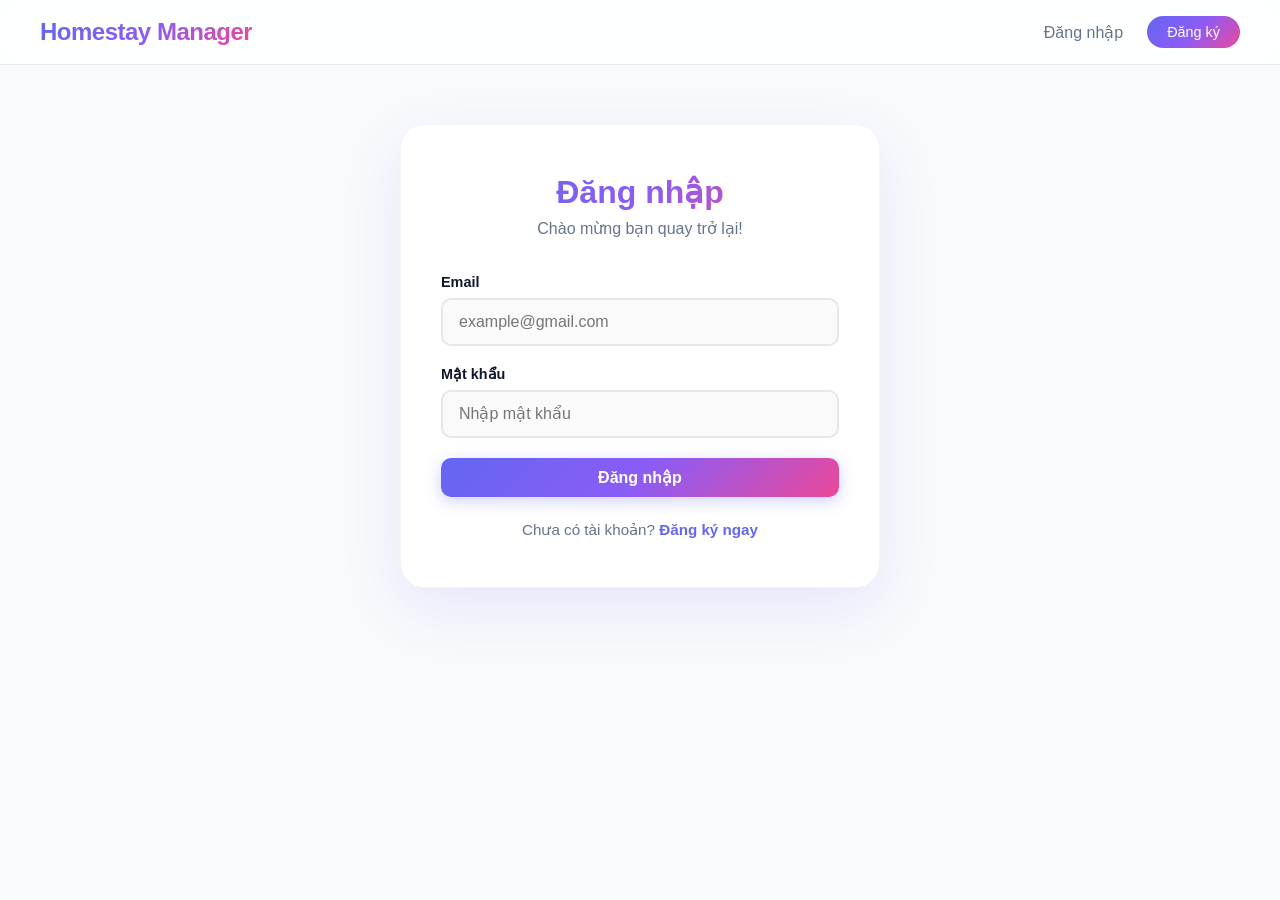
<file: frontend/login.html>
<!DOCTYPE html>
<html lang="vi">
<head>
    <meta charset="UTF-8">
    <meta name="viewport" content="width=device-width, initial-scale=1.0">
    <title>Đăng nhập - Homestay Manager</title>
    <link rel="stylesheet" href="css/style.css">
</head>
<body>

    <!-- NAVBAR -->
    <nav class="navbar">
        <a href="index.html" class="navbar-brand">Homestay <span>Manager</span></a>
        <div class="navbar-links" id="nav-auth"></div>
    </nav>

    <!-- FORM ĐĂNG NHẬP -->
    <div class="form-container">
        <h2 class="form-title">Đăng nhập</h2>
        <p class="form-subtitle">Chào mừng bạn quay trở lại!</p>

        <div class="alert alert-error" id="error-msg"></div>

        <div class="form-group">
            <label>Email</label>
            <input type="email" id="email" placeholder="example@gmail.com">
        </div>

        <div class="form-group">
            <label>Mật khẩu</label>
            <input type="password" id="password" placeholder="Nhập mật khẩu">
        </div>

        <button class="btn btn-primary btn-full" onclick="submitLogin()">
            Đăng nhập
        </button>

        <div class="form-link">
            Chưa có tài khoản? <a href="register.html">Đăng ký ngay</a>
        </div>
    </div>

    <script src="js/api.js"></script>
    <script src="js/auth.js"></script>
    <script>
        // Nếu đã đăng nhập thì chuyển về trang chủ
        if (isLoggedIn()) {
            window.location.href = "index.html";
        }

        updateNavbar();

        async function submitLogin() {
            const email = document.getElementById("email").value.trim();
            const password = document.getElementById("password").value;
            const errorMsg = document.getElementById("error-msg");

            // Kiểm tra nhập đủ thông tin
            if (!email || !password) {
                errorMsg.textContent = "Vui lòng nhập đầy đủ email và mật khẩu";
                errorMsg.style.display = "block";
                return;
            }

            // Đổi text button khi đang xử lý
            const btn = document.querySelector(".btn-primary");
            btn.textContent = "Đang đăng nhập...";
            btn.disabled = true;

            const error = await handleLogin(email, password);

            if (error) {
                errorMsg.textContent = error;
                errorMsg.style.display = "block";
                btn.textContent = "Đăng nhập";
                btn.disabled = false;
            }
        }

        // Nhấn Enter để đăng nhập
        document.addEventListener("keypress", function(e) {
            if (e.key === "Enter") submitLogin();
        });
    </script>
</body>
</html>
</file>
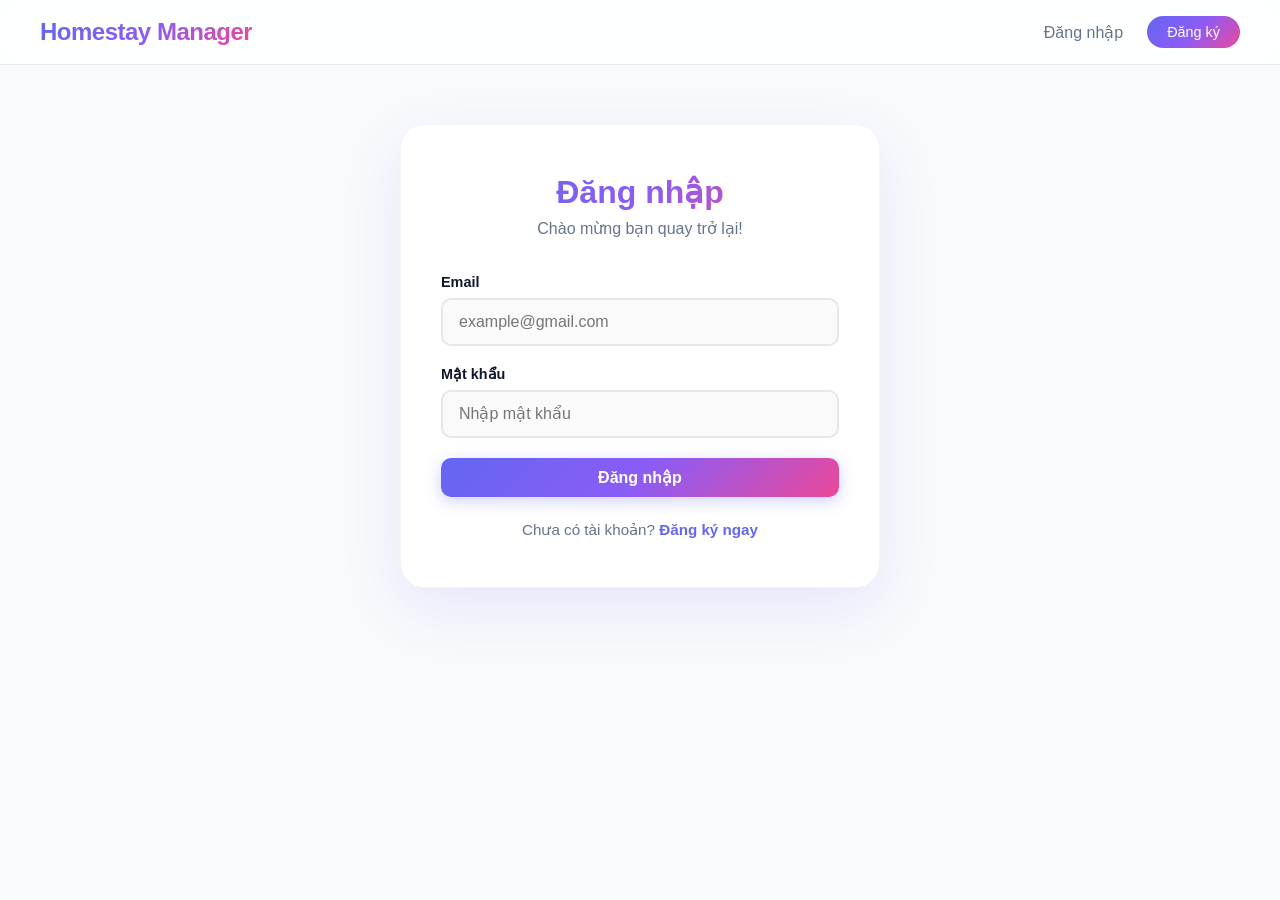
<file: frontend/my-bookings.html>
<!DOCTYPE html>
<html lang="vi">
<head>
    <meta charset="UTF-8">
    <meta name="viewport" content="width=device-width, initial-scale=1.0">
    <title>Booking của tôi - Homestay Manager</title>
    <link rel="stylesheet" href="css/style.css">
</head>
<body>

    <!-- NAVBAR -->
    <nav class="navbar">
        <a href="index.html" class="navbar-brand">Homestay <span>Manager</span></a>
        <div class="navbar-links" id="nav-auth"></div>
    </nav>

    <div class="container">
        <h1 style="font-size:1.8rem; font-weight:800; margin-bottom:32px;">
            📋 Booking của tôi
        </h1>

        <div id="loading" class="loading">
            <div class="spinner"></div>
            <p>Đang tải danh sách booking...</p>
        </div>

        <div id="bookings-list"></div>

        <div id="no-bookings" style="
            text-align:center; 
            padding:60px; 
            display:none;
            background:white;
            border-radius:12px;
            box-shadow:0 4px 6px -1px rgba(0,0,0,0.1);
        ">
            <div style="font-size:4rem; margin-bottom:16px;">📭</div>
            <h2 style="font-weight:700; margin-bottom:8px;">Chưa có booking nào</h2>
            <p style="color:#64748b; margin-bottom:24px;">
                Bạn chưa đặt phòng nào. Hãy khám phá các phòng homestay!
            </p>
            <a href="index.html" class="btn btn-primary">Xem danh sách phòng</a>
        </div>
    </div>

    <!-- MODAL XÁC NHẬN HỦY -->
    <div id="cancel-modal" style="
        display:none;
        position:fixed;
        top:0; left:0;
        width:100%; height:100%;
        background:rgba(0,0,0,0.5);
        z-index:999;
        justify-content:center;
        align-items:center;
    ">
        <div style="
            background:white;
            border-radius:16px;
            padding:40px;
            max-width:420px;
            width:90%;
            text-align:center;
            box-shadow:0 20px 60px rgba(0,0,0,0.3);
        ">
            <div style="font-size:3.5rem; margin-bottom:16px;">⚠️</div>
            <h3 style="font-size:1.4rem; font-weight:700; margin-bottom:12px;">
                Xác nhận hủy booking
            </h3>
            <p style="color:#64748b; margin-bottom:8px;" id="cancel-modal-info"></p>
            <p style="color:#ef4444; font-size:0.9rem; margin-bottom:28px;">
                Hành động này không thể hoàn tác!
            </p>
            <div style="display:flex; gap:12px; justify-content:center;">
                <button class="btn btn-outline" onclick="closeModal()"
                    style="min-width:120px;">
                    Không hủy
                </button>
                <button class="btn btn-danger" onclick="confirmCancel()"
                    style="min-width:120px;" id="confirm-btn">
                    Xác nhận hủy
                </button>
            </div>
        </div>
    </div>

    <script src="js/api.js"></script>
    <script src="js/auth.js"></script>
    <script src="js/main.js"></script>
    <script src="js/reviews.js"></script>
    <script>
        requireLogin();
        updateNavbar();

        let cancelBookingId = null;
        let myPayments = [];
        let myReviews = [];

        async function loadMyBookings() {
            const [bookings, payments, reviews] = await Promise.all([
                apiGetMyBookings(),
                apiGetMyPayments(),
                apiGetMyReviews()
            ]);

            myPayments = Array.isArray(payments) ? payments : [];
            myReviews = Array.isArray(reviews) ? reviews : [];

            document.getElementById("loading").style.display = "none";

            if (!bookings || bookings.length === 0) {
                document.getElementById("no-bookings").style.display = "block";
                return;
            }

            const list = document.getElementById("bookings-list");
            list.innerHTML = bookings.map(b => {
                const payment = myPayments.find(p => p.booking_id === b.id);
                const review = myReviews.find(r => r.booking_id === b.id);

                return `
                <div style="
                    background:white;
                    border-radius:12px;
                    padding:24px;
                    margin-bottom:16px;
                    box-shadow:0 4px 6px -1px rgba(0,0,0,0.1);
                    border-left:4px solid ${b.status === 'confirmed' ? '#10b981' : b.status === 'cancelled' ? '#ef4444' : '#f59e0b'};
                ">
                    <div style="display:flex; justify-content:space-between; align-items:start; flex-wrap:wrap; gap:12px;">
                        <div>
                            <div style="font-size:1.1rem; font-weight:700; margin-bottom:8px;">
                                🏠 Phòng #${b.room_id}
                                <span style="font-size:0.85rem; color:#64748b; font-weight:400;">
                                    (Mã booking: #${b.id})
                                </span>
                            </div>
                            <div style="color:#64748b; margin-bottom:4px;">
                                👤 Khách: <strong>${b.guest_name || "N/A"}</strong> | 
                                📞 ${b.guest_phone || "N/A"}
                            </div>
                            <div style="color:#64748b; margin-bottom:4px;">
                                📅 Check-in: <strong>${formatDate(b.check_in)}</strong> → 
                                Check-out: <strong>${formatDate(b.check_out)}</strong>
                            </div>
                            <div style="font-size:1.1rem; font-weight:700; color:#2563eb;">
                                💰 ${b.total_price ? formatPrice(b.total_price) : "N/A"}
                            </div>
                            ${payment ? `
                                <div style="margin-top:6px; font-size:0.85rem; color:#64748b;">
                                    💳 Thanh toán: <strong>${
                                        payment.status === "completed" ? "Đã thanh toán ✅" :
                                        payment.status === "failed" ? "Thất bại" :
                                        payment.status === "refunded" ? "Đã hoàn tiền" : "Chờ xác nhận"
                                    }</strong>
                                </div>
                            ` : ''}
                        </div>
                        <div style="display:flex; flex-direction:column; align-items:flex-end; gap:8px;">
                            ${formatStatus(b.status)}
                            ${b.status === 'pending' ? `
                                <button class="btn btn-danger" 
                                    style="padding:8px 16px; font-size:0.85rem;"
                                    onclick="cancelBooking(${b.id}, ${b.room_id}, '${formatDate(b.check_in)}', '${formatDate(b.check_out)}')">
                                    Hủy booking
                                </button>
                            ` : ''}
                            ${(b.status !== 'cancelled' && !payment) ? `
                                <a href="payment.html?booking_id=${b.id}" class="btn btn-primary"
                                    style="padding:8px 16px; font-size:0.85rem;">
                                    💳 Thanh toán
                                </a>
                            ` : ''}
                        </div>
                    </div>

                    ${b.status === 'checked_out' ? `
                        <div style="margin-top:16px; border-top:1px solid #e2e8f0; padding-top:16px;">
                            ${review ? `
                                <div style="color:#64748b;">
                                    Bạn đã đánh giá: ${renderStars(review.rating)}
                                    <span style="margin-left:8px;">${review.comment || ""}</span>
                                </div>
                            ` : `<div id="review-form-${b.id}"></div>`}
                        </div>
                    ` : ''}
                </div>
            `;
            }).join("");

            // Gắn form đánh giá cho các booking đã trả phòng nhưng chưa đánh giá
            bookings.forEach(b => {
                const review = myReviews.find(r => r.booking_id === b.id);
                if (b.status === 'checked_out' && !review) {
                    renderReviewForm(b.id, `review-form-${b.id}`, () => loadMyBookings());
                }
            });
        }

        function cancelBooking(bookingId, roomId, checkIn, checkOut) {
            cancelBookingId = bookingId;
            document.getElementById("cancel-modal-info").innerHTML = `
                Phòng #${roomId} | Check-in: <strong>${checkIn}</strong> → Check-out: <strong>${checkOut}</strong>
            `;
            document.getElementById("cancel-modal").style.display = "flex";
        }

        function closeModal() {
            document.getElementById("cancel-modal").style.display = "none";
            cancelBookingId = null;
        }

        async function confirmCancel() {
            if (!cancelBookingId) return;

            const btn = document.getElementById("confirm-btn");
            btn.textContent = "Đang hủy...";
            btn.disabled = true;

            const data = await apiCancelBooking(cancelBookingId);

            if (data.message) {
                closeModal();
                await loadMyBookings();
            } else {
                btn.textContent = "Xác nhận hủy";
                btn.disabled = false;
                alert("Hủy booking thất bại!");
            }
        }

        // Đóng modal khi click ra ngoài
        document.getElementById("cancel-modal").addEventListener("click", function(e) {
            if (e.target === this) closeModal();
        });

        loadMyBookings();
    </script>
</body>
</html>
</file>
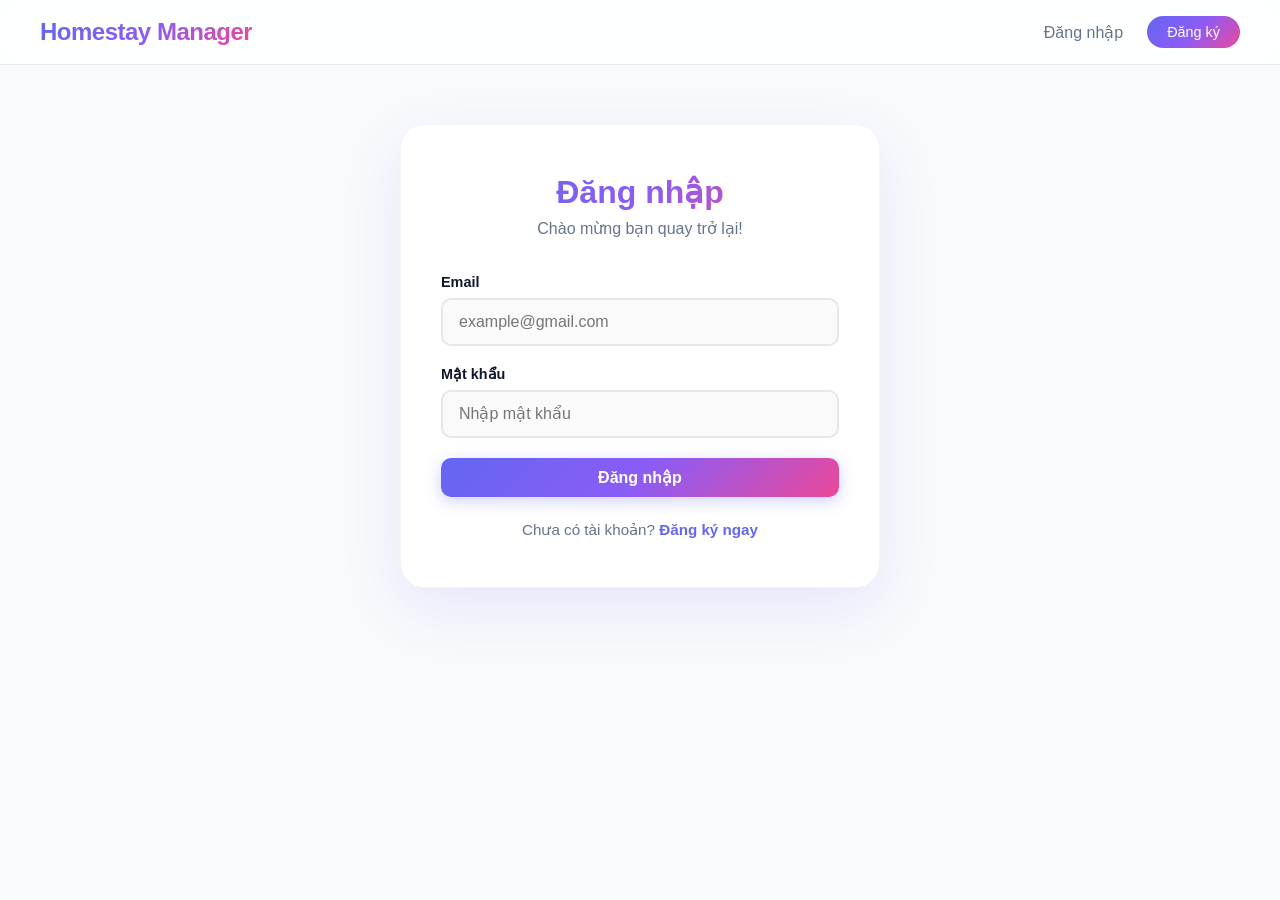
<file: frontend/payment.html>
<!DOCTYPE html>
<html lang="vi">
<head>
    <meta charset="UTF-8">
    <meta name="viewport" content="width=device-width, initial-scale=1.0">
    <title>Thanh toán - Homestay Manager</title>
    <link rel="stylesheet" href="css/style.css">
</head>
<body>

    <!-- NAVBAR -->
    <nav class="navbar">
        <a href="index.html" class="navbar-brand">Homestay <span>Manager</span></a>
        <div class="navbar-links" id="nav-auth"></div>
    </nav>

    <div class="container" style="max-width:600px">

        <div style="background:white; border-radius:12px; padding:32px; box-shadow:0 4px 6px -1px rgba(0,0,0,0.1);">
            <h2 style="font-size:1.5rem; font-weight:700; margin-bottom:24px;">Thanh toán đặt phòng</h2>

            <div class="alert alert-error" id="error-msg"></div>
            <div class="alert alert-success" id="success-msg"></div>

            <!-- Thông tin booking -->
            <div id="booking-summary" style="
                background:#f8fafc;
                border-radius:8px;
                padding:20px;
                margin-bottom:24px;
                display:none;
            ">
                <div style="display:flex; justify-content:space-between; margin-bottom:8px;">
                    <span style="color:#64748b;">Mã booking:</span>
                    <span id="sum-booking-id" style="font-weight:600;"></span>
                </div>
                <div style="display:flex; justify-content:space-between; margin-bottom:8px;">
                    <span style="color:#64748b;">Ngày ở:</span>
                    <span id="sum-dates" style="font-weight:600;"></span>
                </div>
                <hr style="border:1px solid #e2e8f0; margin:12px 0;">
                <div style="display:flex; justify-content:space-between;">
                    <span style="font-weight:700; font-size:1.1rem;">Số tiền cần thanh toán:</span>
                    <span id="sum-total" style="font-weight:700; font-size:1.3rem; color:#2563eb;"></span>
                </div>
            </div>

            <!-- Chọn phương thức thanh toán -->
            <div id="payment-form">
                <div class="form-group">
                    <label>Chọn phương thức thanh toán</label>
                    <div style="display:flex; flex-direction:column; gap:10px; margin-top:8px;">
                        <label style="display:flex; align-items:center; gap:10px; padding:14px; border:2px solid #e2e8f0; border-radius:8px; cursor:pointer;">
                            <input type="radio" name="method" value="cash" checked>
                            <span>💵 Tiền mặt (thanh toán khi nhận phòng)</span>
                        </label>
                        <label style="display:flex; align-items:center; gap:10px; padding:14px; border:2px solid #e2e8f0; border-radius:8px; cursor:pointer;">
                            <input type="radio" name="method" value="bank_transfer">
                            <span>🏦 Chuyển khoản ngân hàng</span>
                        </label>
                        <label style="display:flex; align-items:center; gap:10px; padding:14px; border:2px solid #e2e8f0; border-radius:8px; cursor:pointer;">
                            <input type="radio" name="method" value="momo">
                            <span>📱 Ví MoMo</span>
                        </label>
                    </div>
                </div>

                <!-- Thông tin chuyển khoản, hiện khi chọn bank_transfer/momo -->
                <div id="transfer-info" style="
                    background:#eff6ff; border:1px solid #bfdbfe; border-radius:8px;
                    padding:16px; margin:16px 0; display:none; font-size:0.9rem;
                ">
                    <p><strong>Ngân hàng:</strong> Vietcombank</p>
                    <p><strong>Số tài khoản:</strong> 0123456789</p>
                    <p><strong>Chủ tài khoản:</strong> HOMESTAY MANAGER</p>
                    <p><strong>Nội dung chuyển khoản:</strong> <span id="transfer-note"></span></p>
                </div>

                <button class="btn btn-primary btn-full" id="pay-btn" onclick="submitPayment()">
                    Xác nhận thanh toán
                </button>
            </div>

            <a href="my-bookings.html" style="
                display:block; text-align:center; margin-top:16px;
                color:#64748b; text-decoration:none;
            ">← Quay lại danh sách đặt phòng</a>
        </div>
    </div>

    <script src="js/api.js"></script>
    <script src="js/auth.js"></script>
    <script src="js/main.js"></script>
    <script>
        requireLogin();
        updateNavbar();

        let currentBookingId = null;
        let isSubmitting = false;

        document.querySelectorAll('input[name="method"]').forEach(radio => {
            radio.addEventListener("change", () => {
                const info = document.getElementById("transfer-info");
                info.style.display = radio.value === "cash" ? "none" : "block";
            });
        });

        async function loadBooking() {
            const bookingId = getUrlParam("booking_id");
            if (!bookingId) {
                window.location.href = "my-bookings.html";
                return;
            }
            currentBookingId = bookingId;

            const bookings = await apiGetMyBookings();
            const booking = bookings.find(b => b.id == bookingId);

            if (!booking) {
                showAlert("error-msg", "Không tìm thấy booking này", "error");
                document.getElementById("payment-form").style.display = "none";
                return;
            }

            if (booking.status === "cancelled") {
                showAlert("error-msg", "Booking này đã bị hủy, không thể thanh toán", "error");
                document.getElementById("payment-form").style.display = "none";
                return;
            }

            // Kiểm tra xem booking này đã có payment chưa (tránh tạo trùng khi reload trang)
            const payments = await apiGetMyPayments();
            const existingPayment = Array.isArray(payments)
                ? payments.find(p => p.booking_id == bookingId)
                : null;

            document.getElementById("sum-booking-id").textContent = "#" + booking.id;
            document.getElementById("sum-dates").textContent =
                formatDate(booking.check_in) + " → " + formatDate(booking.check_out);
            document.getElementById("sum-total").textContent = formatPrice(booking.total_price);
            document.getElementById("transfer-note").textContent = "DATPHONG " + booking.id;
            document.getElementById("booking-summary").style.display = "block";

            if (existingPayment) {
                document.getElementById("payment-form").style.display = "none";

                const statusText = {
                    pending: "Yêu cầu thanh toán đang chờ xác nhận. Vui lòng đợi admin duyệt.",
                    completed: "Booking này đã được thanh toán thành công. ✅",
                    failed: "Lần thanh toán trước đã thất bại.",
                    refunded: "Booking này đã được hoàn tiền."
                }[existingPayment.status] || "";

                const boxType = existingPayment.status === "completed" ? "success-msg" : "error-msg";
                const alertType = existingPayment.status === "completed" ? "success" : "error";

                if (existingPayment.status === "failed") {
                    // Cho phép thử lại nếu lần trước thất bại
                    document.getElementById("payment-form").style.display = "block";
                    showAlert("error-msg", "Lần thanh toán trước thất bại, vui lòng thử lại.", "error");
                } else {
                    showAlert(boxType, statusText, alertType);
                }
            }
        }

        async function submitPayment() {
            if (isSubmitting) return; // chặn spam click
            isSubmitting = true;

            const method = document.querySelector('input[name="method"]:checked').value;

            setLoading("pay-btn", true, "Xác nhận thanh toán");
            document.getElementById("pay-btn").disabled = true;

            const data = await apiCreatePayment(currentBookingId, method);

            if (data.id) {
                document.getElementById("payment-form").style.display = "none";
                const successBox = document.getElementById("success-msg");
                successBox.innerHTML = `
                    <div style="text-align:center; padding:10px;">
                        <div style="font-size:3rem; margin-bottom:12px;">✅</div>
                        <div style="font-size:1.2rem; font-weight:700; margin-bottom:8px;">
                            Đã ghi nhận yêu cầu thanh toán!
                        </div>
                        <div style="margin-bottom:8px;">
                            ${method === "cash"
                                ? "Vui lòng thanh toán tiền mặt khi nhận phòng."
                                : "Chúng tôi sẽ xác nhận thanh toán trong thời gian sớm nhất."}
                        </div>
                        <a href="my-bookings.html" class="btn btn-primary" style="margin-top:12px; display:inline-block;">
                            Xem đặt phòng của tôi
                        </a>
                    </div>
                `;
                successBox.style.display = "block";
                successBox.scrollIntoView({ behavior: "smooth" });
            } else {
                setLoading("pay-btn", false, "Xác nhận thanh toán");
                document.getElementById("pay-btn").disabled = false;
                isSubmitting = false;
                showAlert("error-msg", data.detail || "Thanh toán thất bại, vui lòng thử lại", "error");
            }
        }

        loadBooking();
    </script>
</body>
</html>
</file>
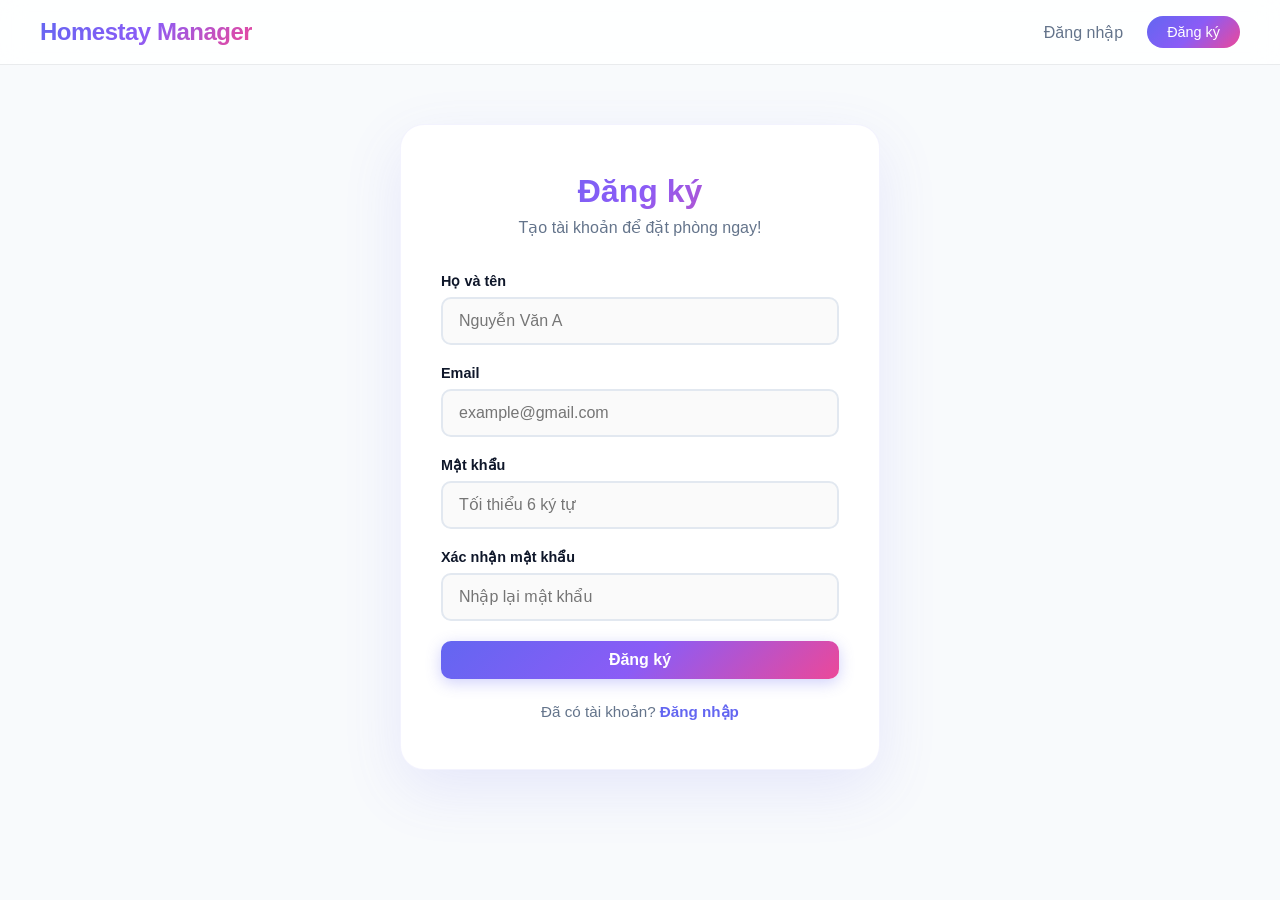
<file: frontend/register.html>
<!DOCTYPE html>
<html lang="vi">
<head>
    <meta charset="UTF-8">
    <meta name="viewport" content="width=device-width, initial-scale=1.0">
    <title>Đăng ký - Homestay Manager</title>
    <link rel="stylesheet" href="css/style.css">
</head>
<body>

    <!-- NAVBAR -->
    <nav class="navbar">
        <a href="index.html" class="navbar-brand">Homestay <span>Manager</span></a>
        <div class="navbar-links" id="nav-auth"></div>
    </nav>

    <!-- FORM ĐĂNG KÝ -->
    <div class="form-container">
        <h2 class="form-title">Đăng ký</h2>
        <p class="form-subtitle">Tạo tài khoản để đặt phòng ngay!</p>

        <div class="alert alert-error" id="error-msg"></div>
        <div class="alert alert-success" id="success-msg"></div>

        <div class="form-group">
            <label>Họ và tên</label>
            <input type="text" id="fullname" placeholder="Nguyễn Văn A">
        </div>

        <div class="form-group">
            <label>Email</label>
            <input type="email" id="email" placeholder="example@gmail.com">
        </div>

        <div class="form-group">
            <label>Mật khẩu</label>
            <input type="password" id="password" placeholder="Tối thiểu 6 ký tự">
        </div>

        <div class="form-group">
            <label>Xác nhận mật khẩu</label>
            <input type="password" id="confirm-password" placeholder="Nhập lại mật khẩu">
        </div>

        <button class="btn btn-primary btn-full" onclick="submitRegister()">
            Đăng ký
        </button>

        <div class="form-link">
            Đã có tài khoản? <a href="login.html">Đăng nhập</a>
        </div>
    </div>

    <script src="js/api.js"></script>
    <script src="js/auth.js"></script>
    <script>
        if (isLoggedIn()) {
            window.location.href = "index.html";
        }

        updateNavbar();

        async function submitRegister() {
            const fullname = document.getElementById("fullname").value.trim();
            const email = document.getElementById("email").value.trim();
            const password = document.getElementById("password").value;
            const confirmPassword = document.getElementById("confirm-password").value;
            const errorMsg = document.getElementById("error-msg");
            const successMsg = document.getElementById("success-msg");

            errorMsg.style.display = "none";
            successMsg.style.display = "none";

            if (!fullname || !email || !password) {
                errorMsg.textContent = "Vui lòng nhập đầy đủ thông tin";
                errorMsg.style.display = "block";
                return;
            }

            if (password.length < 6) {
                errorMsg.textContent = "Mật khẩu phải có ít nhất 6 ký tự";
                errorMsg.style.display = "block";
                return;
            }

            if (password !== confirmPassword) {
                errorMsg.textContent = "Mật khẩu xác nhận không khớp";
                errorMsg.style.display = "block";
                return;
            }

            const btn = document.querySelector(".btn-primary");
            btn.textContent = "Đang đăng ký...";
            btn.disabled = true;

            const error = await handleRegister(fullname, email, password);
            console.log("handleRegister result:", error);

            if (error) {
                errorMsg.textContent = error;
                errorMsg.style.display = "block";
                btn.textContent = "Đăng ký";
                btn.disabled = false;
            } else {
                console.log("Đăng ký thành công, chuẩn bị redirect...");
                successMsg.textContent = "Đăng ký thành công! Đang chuyển vào trang chủ...";
                successMsg.style.display = "block";
            }
        }

        document.addEventListener("keypress", function(e) {
            if (e.key === "Enter") submitRegister();
        });
    </script>
</body>
</html>
</file>
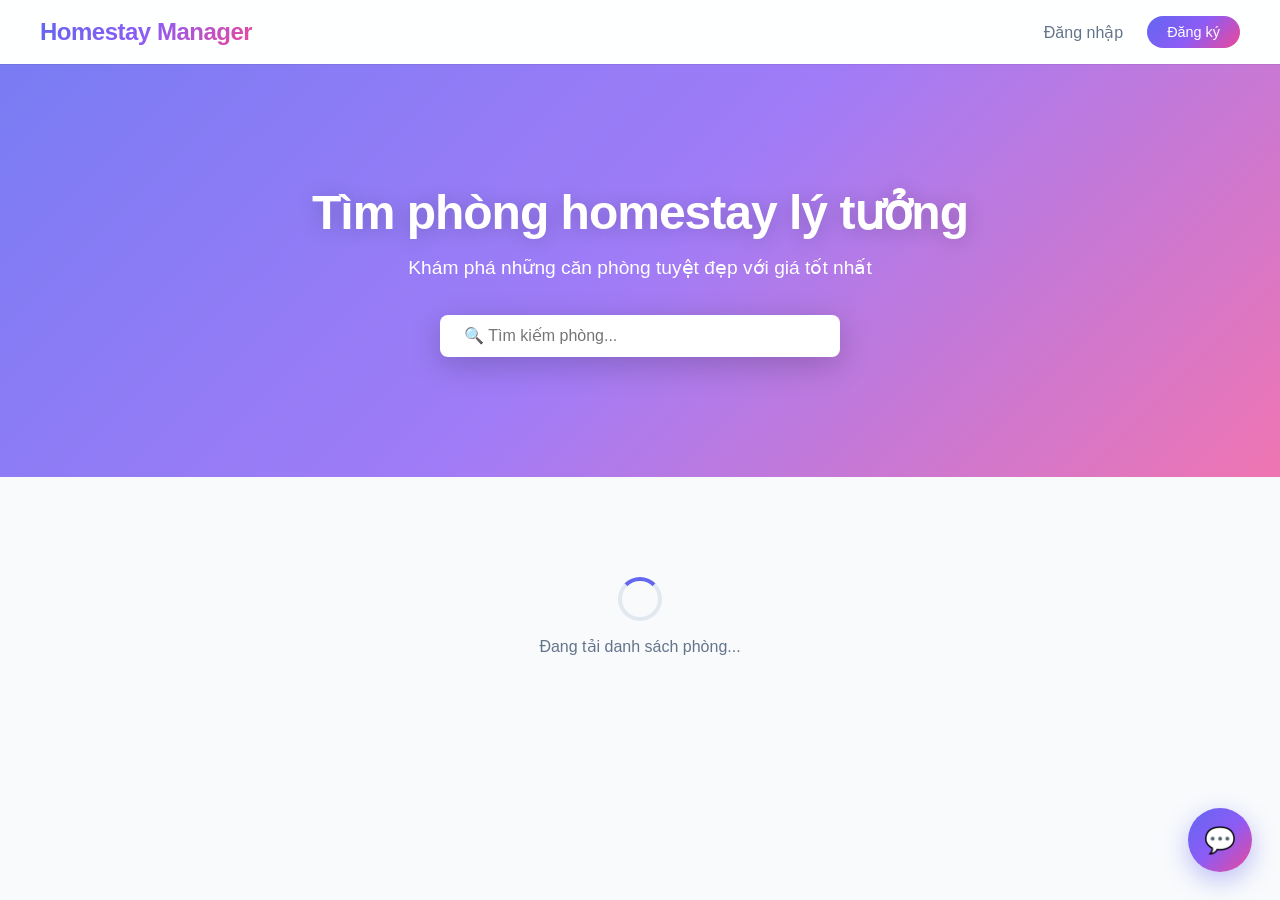
<file: frontend/rooms.html>
<!DOCTYPE html>
<html lang="vi">
<head>
    <meta charset="UTF-8">
    <meta name="viewport" content="width=device-width, initial-scale=1.0">
    <title>Chi tiết phòng - Homestay Manager</title>
    <link rel="stylesheet" href="css/style.css">
</head>
<body>

    <!-- NAVBAR -->
    <nav class="navbar">
        <a href="index.html" class="navbar-brand">Homestay <span>Manager</span></a>
        <div class="navbar-links" id="nav-auth"></div>
    </nav>

    <div class="container" style="max-width:900px;">

        <!-- LOADING -->
        <div id="loading" class="loading">
            <div class="spinner"></div>
            <p>Đang tải thông tin phòng...</p>
        </div>

        <!-- NỘI DUNG PHÒNG -->
        <div id="room-detail" style="display:none;">

            <!-- ẢNH PHÒNG -->
            <div style="border-radius:12px; overflow:hidden; margin-bottom:24px; box-shadow:0 4px 6px -1px rgba(0,0,0,0.1);">
                <img id="room-image" src="" alt="" 
                    style="width:100%; height:400px; object-fit:cover;"
                    onerror="this.src='https://placehold.co/900x400?text=No+Image'"
                >
            </div>

            <div style="display:grid; grid-template-columns:1fr 340px; gap:24px; align-items:start;">

                <!-- THÔNG TIN CHI TIẾT -->
                <div>
                    <div style="background:white; border-radius:12px; padding:32px; box-shadow:0 4px 6px -1px rgba(0,0,0,0.1); margin-bottom:24px;">
                        <span id="room-badge" class="room-badge"></span>
                        <h1 id="room-name" style="font-size:2rem; font-weight:800; margin-bottom:12px;"></h1>
                        <p id="room-desc" style="color:#64748b; line-height:1.8; font-size:1rem;"></p>
                    </div>

                    <!-- TIỆN NGHI -->
                    <div style="background:white; border-radius:12px; padding:32px; box-shadow:0 4px 6px -1px rgba(0,0,0,0.1);">
                        <h3 style="font-weight:700; margin-bottom:16px;">Thông tin phòng</h3>
                        <div style="display:grid; grid-template-columns:1fr 1fr; gap:16px;">
                            <div style="display:flex; align-items:center; gap:12px;">
                                <span style="font-size:1.5rem;">👥</span>
                                <div>
                                    <div style="font-weight:600;">Sức chứa</div>
                                    <div id="room-capacity" style="color:#64748b;"></div>
                                </div>
                            </div>
                            <div style="display:flex; align-items:center; gap:12px;">
                                <span style="font-size:1.5rem;">🛏️</span>
                                <div>
                                    <div style="font-weight:600;">Loại phòng</div>
                                    <div style="color:#64748b;">Phòng nghỉ</div>
                                </div>
                            </div>
                            <div style="display:flex; align-items:center; gap:12px;">
                                <span style="font-size:1.5rem;">🌊</span>
                                <div>
                                    <div style="font-weight:600;">View</div>
                                    <div style="color:#64748b;">Hướng biển</div>
                                </div>
                            </div>
                            <div style="display:flex; align-items:center; gap:12px;">
                                <span style="font-size:1.5rem;">📅</span>
                                <div>
                                    <div style="font-weight:600;">Đặt phòng</div>
                                    <div style="color:#64748b;">Linh hoạt</div>
                                </div>
                            </div>
                        </div>
                    </div>

                    <!-- ĐÁNH GIÁ -->
                    <div style="background:white; border-radius:12px; padding:32px; box-shadow:0 4px 6px -1px rgba(0,0,0,0.1); margin-top:24px;">
                        <h3 style="font-weight:700; margin-bottom:16px;">⭐ Đánh giá từ khách hàng</h3>
                        <div id="room-reviews">
                            <p style="color:#94a3b8; text-align:center; padding:16px;">Đang tải đánh giá...</p>
                        </div>
                    </div>
                </div>

                <!-- CARD ĐẶT PHÒNG -->
                <div style="background:white; border-radius:12px; padding:24px; box-shadow:0 4px 6px -1px rgba(0,0,0,0.1); position:sticky; top:80px;">
                    <div id="room-price" style="font-size:1.8rem; font-weight:800; color:#2563eb; margin-bottom:4px;"></div>
                    <div style="color:#64748b; margin-bottom:24px;">mỗi đêm</div>

                    <hr style="margin-bottom:24px; border:1px solid #e2e8f0;">

                    <div class="form-group">
                        <label>Check-in</label>
                        <input type="date" id="quick-checkin" onchange="quickCalc()">
                    </div>
                    <div class="form-group">
                        <label>Check-out</label>
                        <input type="date" id="quick-checkout" onchange="quickCalc()">
                    </div>

                    <!-- TỔNG TIỀN NHANH -->
                    <div id="quick-summary" style="
                        background:#eff6ff;
                        border-radius:8px;
                        padding:16px;
                        margin-bottom:16px;
                        display:none;
                    ">
                        <div style="display:flex; justify-content:space-between; margin-bottom:6px;">
                            <span style="color:#64748b;" id="quick-nights"></span>
                            <span id="quick-total" style="font-weight:700; color:#2563eb;"></span>
                        </div>
                    </div>

                    <div id="book-btn-container"></div>

                    <a href="index.html" style="
                        display:block;
                        text-align:center;
                        margin-top:12px;
                        color:#64748b;
                        text-decoration:none;
                        font-size:0.9rem;
                    ">← Quay lại danh sách</a>
                </div>

            </div>
        </div>

        <!-- PHÒNG KHÔNG TỒN TẠI -->
        <div id="not-found" style="text-align:center; padding:60px; display:none;">
            <div style="font-size:4rem; margin-bottom:16px;">🏠</div>
            <h2 style="font-weight:700; margin-bottom:8px;">Không tìm thấy phòng</h2>
            <p style="color:#64748b; margin-bottom:24px;">Phòng này không tồn tại hoặc đã bị xóa</p>
            <a href="index.html" class="btn btn-primary">Xem các phòng khác</a>
        </div>

    </div>

    <script src="js/api.js"></script>
    <script src="js/auth.js"></script>
    <script src="js/main.js"></script>
    <script src="js/reviews.js"></script>
    <script>
        updateNavbar();

        let currentRoom = null;

        async function loadRoom() {
            const roomId = getUrlParam("room_id");
            if (!roomId) {
                window.location.href = "index.html";
                return;
            }

            const room = await apiGetRoom(roomId);

            document.getElementById("loading").style.display = "none";

            if (!room || room.detail) {
                document.getElementById("not-found").style.display = "block";
                return;
            }

            currentRoom = room;
            renderRoom(room);
        }

        function renderRoom(room) {
            // Ảnh
            document.getElementById("room-image").src = 
                room.image_url || "https://placehold.co/900x400?text=No+Image";
            document.getElementById("room-image").alt = room.name;

            // Badge trạng thái
            const badge = document.getElementById("room-badge");
            badge.textContent = room.is_available ? "✅ Còn phòng" : "❌ Hết phòng";
            badge.className = `room-badge ${room.is_available ? "badge-available" : "badge-unavailable"}`;

            // Thông tin
            document.getElementById("room-name").textContent = room.name;
            document.getElementById("room-desc").textContent = 
                room.description || "Phòng nghỉ thoải mái, đầy đủ tiện nghi.";
            document.getElementById("room-price").textContent = formatPrice(room.price);
            document.getElementById("room-capacity").textContent = room.capacity + " người";

            // Set ngày tối thiểu
            const today = new Date().toISOString().split("T")[0];
            document.getElementById("quick-checkin").min = today;
            document.getElementById("quick-checkout").min = today;

            // Nút đặt phòng
            const btnContainer = document.getElementById("book-btn-container");
            if (room.is_available) {
                btnContainer.innerHTML = `
                    <a id="book-link" href="booking.html?room_id=${room.id}" 
                        class="btn btn-primary btn-full">
                        Đặt phòng ngay
                    </a>`;
            } else {
                btnContainer.innerHTML = `
                    <button class="btn btn-outline btn-full" disabled>
                        Phòng đã được đặt
                    </button>`;
            }

            document.getElementById("room-detail").style.display = "block";
            document.title = room.name + " - Homestay Manager";

            loadRoomReviews(room.id, "room-reviews");
        }

        // Tính tiền nhanh khi chọn ngày
        function quickCalc() {
            const checkIn = document.getElementById("quick-checkin").value;
            const checkOut = document.getElementById("quick-checkout").value;
            const summary = document.getElementById("quick-summary");
            const bookLink = document.getElementById("book-link");

            if (!checkIn || !checkOut || !currentRoom) {
                summary.style.display = "none";
                return;
            }

            if (!validateDateRange(checkIn, checkOut)) {
                summary.style.display = "none";
                return;
            }

            const nights = calculateNights(checkIn, checkOut);
            const total = calculateTotal(checkIn, checkOut, currentRoom.price);

            document.getElementById("quick-nights").textContent = nights + " đêm";
            document.getElementById("quick-total").textContent = formatPrice(total);
            summary.style.display = "block";

            // Cập nhật link đặt phòng kèm ngày đã chọn
            if (bookLink) {
                bookLink.href = `booking.html?room_id=${currentRoom.id}&check_in=${checkIn}&check_out=${checkOut}`;
            }
        }

        loadRoom();
    </script>
</body>
</html>
</file>
<file: frontend/css/style.css>
/* =====================
   RESET & BIẾN MÀU
===================== */
* {
    margin: 0;
    padding: 0;
    box-sizing: border-box;
}

:root {
    --primary: #6366f1;
    --primary-dark: #4f46e5;
    --primary-light: #a5b4fc;
    --secondary: #f59e0b;
    --success: #10b981;
    --danger: #ef4444;
    --dark: #0f172a;
    --gray: #64748b;
    --light: #f8fafc;
    --white: #ffffff;
    --shadow: 0 4px 24px rgba(99,102,241,0.08);
    --shadow-lg: 0 8px 40px rgba(99,102,241,0.15);
    --radius: 16px;
    --gradient: linear-gradient(135deg, #6366f1 0%, #8b5cf6 50%, #ec4899 100%);
    --gradient-soft: linear-gradient(135deg, #ede9fe 0%, #fce7f3 100%);
}

body {
    font-family: 'Segoe UI', sans-serif;
    background-color: var(--light);
    color: var(--dark);
    min-height: 100vh;
}

/* =====================
   SCROLLBAR ĐẸP
===================== */
::-webkit-scrollbar { width: 6px; }
::-webkit-scrollbar-track { background: #f1f5f9; }
::-webkit-scrollbar-thumb { background: var(--primary-light); border-radius: 3px; }

/* =====================
   NAVBAR
===================== */
.navbar {
    background: rgba(255,255,255,0.85);
    backdrop-filter: blur(12px);
    -webkit-backdrop-filter: blur(12px);
    padding: 16px 40px;
    display: flex;
    justify-content: space-between;
    align-items: center;
    box-shadow: 0 1px 0 rgba(0,0,0,0.06);
    position: sticky;
    top: 0;
    z-index: 100;
    transition: all 0.3s;
}

.navbar-brand {
    font-size: 1.5rem;
    font-weight: 800;
    background: var(--gradient);
    -webkit-background-clip: text;
    -webkit-text-fill-color: transparent;
    background-clip: text;
    text-decoration: none;
    letter-spacing: -0.5px;
}

.navbar-brand span {
    -webkit-text-fill-color: transparent;
}

.navbar-links {
    display: flex;
    align-items: center;
    gap: 24px;
}

.nav-link {
    text-decoration: none;
    color: var(--gray);
    font-weight: 500;
    transition: all 0.2s;
    position: relative;
}

.nav-link::after {
    content: '';
    position: absolute;
    bottom: -2px;
    left: 0;
    width: 0;
    height: 2px;
    background: var(--gradient);
    transition: width 0.3s;
    border-radius: 2px;
}

.nav-link:hover { color: var(--primary); }
.nav-link:hover::after { width: 100%; }

.nav-user {
    color: var(--dark);
    font-weight: 700;
    background: var(--gradient-soft);
    padding: 6px 14px;
    border-radius: 20px;
    font-size: 0.9rem;
}

.btn-logout {
    color: var(--danger) !important;
}

.btn-register {
    background: var(--gradient) !important;
    color: var(--white) !important;
    padding: 8px 20px;
    border-radius: 20px;
    font-size: 0.9rem;
    -webkit-text-fill-color: white !important;
}

.btn-register::after { display: none; }

/* =====================
   CONTAINER
===================== */
.container {
    max-width: 1200px;
    margin: 0 auto;
    padding: 40px 20px;
}

/* =====================
   BUTTONS
===================== */
.btn {
    padding: 10px 24px;
    border: none;
    border-radius: 10px;
    font-size: 1rem;
    font-weight: 600;
    cursor: pointer;
    transition: all 0.25s;
    text-decoration: none;
    display: inline-block;
    position: relative;
    overflow: hidden;
}

.btn::before {
    content: '';
    position: absolute;
    top: 50%;
    left: 50%;
    width: 0;
    height: 0;
    background: rgba(255,255,255,0.2);
    border-radius: 50%;
    transform: translate(-50%, -50%);
    transition: width 0.4s, height 0.4s;
}

.btn:active::before {
    width: 200px;
    height: 200px;
}

.btn-primary {
    background: var(--gradient);
    color: var(--white);
    box-shadow: 0 4px 15px rgba(99,102,241,0.3);
}

.btn-primary:hover {
    transform: translateY(-2px);
    box-shadow: 0 8px 25px rgba(99,102,241,0.4);
}

.btn-secondary {
    background: linear-gradient(135deg, #f59e0b, #ef4444);
    color: var(--white);
}

.btn-danger {
    background: linear-gradient(135deg, #ef4444, #dc2626);
    color: var(--white);
    box-shadow: 0 4px 15px rgba(239,68,68,0.3);
}

.btn-danger:hover {
    transform: translateY(-2px);
    box-shadow: 0 8px 25px rgba(239,68,68,0.4);
}

.btn-success {
    background: linear-gradient(135deg, #10b981, #059669);
    color: var(--white);
    box-shadow: 0 4px 15px rgba(16,185,129,0.3);
}

.btn-outline {
    background: transparent;
    border: 2px solid var(--primary);
    color: var(--primary);
}

.btn-outline:hover {
    background: var(--gradient);
    color: white;
    border-color: transparent;
    transform: translateY(-2px);
}

.btn-full {
    width: 100%;
    text-align: center;
}

/* =====================
   HERO SECTION
===================== */
.hero {
    position: relative;
    background-image: url('https://images.unsplash.com/photo-1571896349842-33c89424de2d?w=1600');
    background-size: cover;
    background-position: center;
    background-attachment: fixed;
    color: var(--white);
    padding: 120px 40px;
    text-align: center;
    overflow: hidden;
}

.hero::before {
    content: '';
    position: absolute;
    inset: 0;
    background: linear-gradient(135deg, rgba(99,102,241,0.85) 0%, rgba(139,92,246,0.8) 50%, rgba(236,72,153,0.75) 100%);
}

.hero > * { position: relative; z-index: 1; }

.hero h1 {
    font-size: 3rem;
    font-weight: 900;
    margin-bottom: 16px;
    letter-spacing: -1px;
    text-shadow: 0 2px 20px rgba(0,0,0,0.2);
    animation: fadeInDown 0.8s ease;
}

.hero p {
    font-size: 1.2rem;
    opacity: 0.9;
    margin-bottom: 36px;
    animation: fadeInUp 0.8s ease 0.2s both;
}

.hero input {
    animation: fadeInUp 0.8s ease 0.4s both;
    padding: 16px 28px;
    border-radius: 50px;
    border: none;
    width: 480px;
    max-width: 90%;
    font-size: 1rem;
    outline: none;
    box-shadow: 0 8px 32px rgba(0,0,0,0.2);
    transition: box-shadow 0.3s;
}

.hero input:focus {
    box-shadow: 0 8px 40px rgba(0,0,0,0.3);
}

/* =====================
   CARDS PHÒNG
===================== */
.rooms-grid {
    display: grid;
    grid-template-columns: repeat(auto-fill, minmax(320px, 1fr));
    gap: 28px;
    margin-top: 32px;
}

.room-card {
    background: var(--white);
    border-radius: var(--radius);
    overflow: hidden;
    box-shadow: var(--shadow);
    transition: all 0.35s cubic-bezier(0.4, 0, 0.2, 1);
    border: 1px solid rgba(99,102,241,0.06);
}

.room-card:hover {
    transform: translateY(-8px) scale(1.01);
    box-shadow: var(--shadow-lg);
    border-color: rgba(99,102,241,0.15);
}

.room-card img {
    width: 100%;
    height: 210px;
    object-fit: cover;
    transition: transform 0.5s ease;
}

.room-card:hover img {
    transform: scale(1.05);
}

.room-card-body {
    padding: 20px;
}

.room-card-title {
    font-size: 1.15rem;
    font-weight: 700;
    margin-bottom: 8px;
    color: var(--dark);
}

.room-card-price {
    font-size: 1.3rem;
    font-weight: 800;
    background: var(--gradient);
    -webkit-background-clip: text;
    -webkit-text-fill-color: transparent;
    background-clip: text;
    margin-bottom: 8px;
}

.room-card-desc {
    color: var(--gray);
    font-size: 0.9rem;
    margin-bottom: 16px;
    line-height: 1.6;
}

.room-badge {
    display: inline-block;
    padding: 4px 14px;
    border-radius: 20px;
    font-size: 0.8rem;
    font-weight: 600;
    margin-bottom: 12px;
}

.badge-available {
    background: linear-gradient(135deg, #d1fae5, #a7f3d0);
    color: #065f46;
}

.badge-unavailable {
    background: linear-gradient(135deg, #fee2e2, #fecaca);
    color: #991b1b;
}

/* =====================
   FORMS
===================== */
.form-container {
    max-width: 480px;
    margin: 60px auto;
    background: var(--white);
    padding: 48px 40px;
    border-radius: 24px;
    box-shadow: 0 20px 60px rgba(99,102,241,0.12);
    border: 1px solid rgba(99,102,241,0.08);
    animation: fadeInUp 0.6s ease;
}

.form-title {
    font-size: 2rem;
    font-weight: 800;
    text-align: center;
    margin-bottom: 8px;
    background: var(--gradient);
    -webkit-background-clip: text;
    -webkit-text-fill-color: transparent;
    background-clip: text;
}

.form-subtitle {
    text-align: center;
    color: var(--gray);
    margin-bottom: 36px;
}

.form-group {
    margin-bottom: 20px;
}

.form-group label {
    display: block;
    font-weight: 600;
    margin-bottom: 8px;
    color: var(--dark);
    font-size: 0.9rem;
}

.form-group input,
.form-group select,
.form-group textarea {
    width: 100%;
    padding: 13px 16px;
    border: 2px solid #e2e8f0;
    border-radius: 10px;
    font-size: 1rem;
    transition: all 0.2s;
    outline: none;
    background: #fafafa;
}

.form-group input:focus,
.form-group select:focus,
.form-group textarea:focus {
    border-color: var(--primary);
    background: white;
    box-shadow: 0 0 0 4px rgba(99,102,241,0.1);
}

.form-error {
    color: var(--danger);
    font-size: 0.9rem;
    margin-top: 6px;
    display: none;
}

.form-link {
    text-align: center;
    margin-top: 24px;
    color: var(--gray);
    font-size: 0.95rem;
}

.form-link a {
    color: var(--primary);
    font-weight: 700;
    text-decoration: none;
}

/* =====================
   ALERTS
===================== */
.alert {
    padding: 14px 20px;
    border-radius: 10px;
    margin-bottom: 20px;
    font-weight: 500;
    display: none;
    animation: slideIn 0.3s ease;
}

.alert-success {
    background: linear-gradient(135deg, #d1fae5, #a7f3d0);
    color: #065f46;
    border: 1px solid #6ee7b7;
}

.alert-error {
    background: linear-gradient(135deg, #fee2e2, #fecaca);
    color: #991b1b;
    border: 1px solid #fca5a5;
}

/* =====================
   DASHBOARD
===================== */
.dashboard-grid {
    display: grid;
    grid-template-columns: repeat(auto-fill, minmax(220px, 1fr));
    gap: 20px;
    margin-bottom: 40px;
}

.stat-card {
    background: var(--white);
    padding: 28px;
    border-radius: var(--radius);
    box-shadow: var(--shadow);
    text-align: center;
    border: 1px solid rgba(99,102,241,0.06);
    transition: all 0.3s;
    position: relative;
    overflow: hidden;
}

.stat-card::before {
    content: '';
    position: absolute;
    top: 0; left: 0; right: 0;
    height: 3px;
    background: var(--gradient);
}

.stat-card:hover {
    transform: translateY(-4px);
    box-shadow: var(--shadow-lg);
}

.stat-card .stat-number {
    font-size: 2.8rem;
    font-weight: 900;
    background: var(--gradient);
    -webkit-background-clip: text;
    -webkit-text-fill-color: transparent;
    background-clip: text;
}

.stat-card .stat-label {
    color: var(--gray);
    font-size: 0.9rem;
    margin-top: 6px;
    font-weight: 500;
}

.table-container {
    background: var(--white);
    border-radius: var(--radius);
    box-shadow: var(--shadow);
    overflow: hidden;
    margin-bottom: 32px;
    border: 1px solid rgba(99,102,241,0.06);
}

.table-header {
    padding: 20px 24px;
    border-bottom: 1px solid #f1f5f9;
    display: flex;
    justify-content: space-between;
    align-items: center;
    background: linear-gradient(135deg, #fafbff, #f5f3ff);
}

.table-header h3 {
    font-size: 1.1rem;
    font-weight: 700;
    color: var(--dark);
}

table {
    width: 100%;
    border-collapse: collapse;
}

th, td {
    padding: 14px 24px;
    text-align: left;
    border-bottom: 1px solid #f8fafc;
}

th {
    background: #fafbff;
    font-weight: 700;
    color: var(--gray);
    font-size: 0.8rem;
    text-transform: uppercase;
    letter-spacing: 0.5px;
}

tr:hover td { background: #fafbff; }

/* =====================
   CHATBOT
===================== */
.chat-widget {
    position: fixed;
    bottom: 28px;
    right: 28px;
    z-index: 1000;
}

.chat-toggle {
    width: 64px;
    height: 64px;
    border-radius: 50%;
    background: var(--gradient);
    color: var(--white);
    border: none;
    font-size: 1.6rem;
    cursor: pointer;
    box-shadow: 0 8px 24px rgba(99,102,241,0.4);
    transition: all 0.3s cubic-bezier(0.4, 0, 0.2, 1);
}

.chat-toggle:hover {
    transform: scale(1.12) rotate(10deg);
    box-shadow: 0 12px 32px rgba(99,102,241,0.5);
}

.chat-box {
    position: absolute;
    bottom: 76px;
    right: 0;
    width: 360px;
    max-height: 500px;
    background: var(--white);
    border-radius: 20px;
    box-shadow: 0 20px 60px rgba(0,0,0,0.15);
    display: none;
    flex-direction: column;
    overflow: hidden;
    border: 1px solid rgba(99,102,241,0.1);
    animation: slideUp 0.3s ease;
}

.chat-box.open { display: flex; }

.chat-header {
    background: var(--gradient);
    color: var(--white);
    padding: 18px 20px;
    font-weight: 700;
    font-size: 1rem;
}

.chat-messages {
    flex: 1;
    padding: 16px;
    height: 300px;
    max-height: 300px;
    overflow-y: scroll !important;
    display: flex !important;
    flex-direction: column !important;
    align-items: flex-start !important;
    gap: 12px;
    background: #fafbff;
    word-wrap: break-word;
    word-break: break-word;
    text-align: left !important;
}

.chat-msg {
    max-width: 82%;
    padding: 10px 16px;
    border-radius: 16px;
    font-size: 0.9rem;
    line-height: 1.5;
    word-wrap: break-word;
    word-break: break-word;
    overflow-wrap: break-word;
    white-space: pre-wrap;
}

.chat-msg.user {
    background: var(--gradient);
    color: var(--white);
    align-self: flex-end;
    border-bottom-right-radius: 4px;
    box-shadow: 0 4px 12px rgba(99,102,241,0.3);
}

.chat-msg.bot {
    background: var(--white);
    color: var(--dark);
    align-self: flex-start;
    border-bottom-left-radius: 4px;
    box-shadow: 0 2px 8px rgba(0,0,0,0.06);
    border: 1px solid rgba(99,102,241,0.08);
    text-align: left;
}

.chat-input-area {
    padding: 14px 16px;
    border-top: 1px solid #f1f5f9;
    display: flex;
    gap: 8px;
    background: white;
}

.chat-input-area input {
    flex: 1;
    padding: 10px 16px;
    border: 2px solid #e2e8f0;
    border-radius: 20px;
    outline: none;
    font-size: 0.9rem;
    transition: border-color 0.2s;
}

.chat-input-area input:focus { border-color: var(--primary); }

.chat-send {
    padding: 10px 16px;
    background: var(--gradient);
    color: var(--white);
    border: none;
    border-radius: 20px;
    cursor: pointer;
    font-size: 1rem;
    transition: transform 0.2s;
}

.chat-send:hover { transform: scale(1.1); }

/* =====================
   LOADING
===================== */
.loading {
    text-align: center;
    padding: 60px;
    color: var(--gray);
}

.spinner {
    width: 44px;
    height: 44px;
    border: 4px solid #e2e8f0;
    border-top-color: var(--primary);
    border-radius: 50%;
    animation: spin 0.8s linear infinite;
    margin: 0 auto 16px;
}

/* =====================
   ANIMATIONS
===================== */
@keyframes spin {
    to { transform: rotate(360deg); }
}

@keyframes fadeInDown {
    from { opacity: 0; transform: translateY(-30px); }
    to { opacity: 1; transform: translateY(0); }
}

@keyframes fadeInUp {
    from { opacity: 0; transform: translateY(20px); }
    to { opacity: 1; transform: translateY(0); }
}

@keyframes slideIn {
    from { opacity: 0; transform: translateX(-10px); }
    to { opacity: 1; transform: translateX(0); }
}

@keyframes slideUp {
    from { opacity: 0; transform: translateY(20px); }
    to { opacity: 1; transform: translateY(0); }
}

/* Animation khi scroll */
.fade-in {
    opacity: 0;
    transform: translateY(30px);
    transition: opacity 0.6s ease, transform 0.6s ease;
}

.fade-in.visible {
    opacity: 1;
    transform: translateY(0);
}

/* =====================
   RESPONSIVE
===================== */
@media (max-width: 768px) {
    .navbar { padding: 16px 20px; }
    .hero h1 { font-size: 2rem; }
    .hero { padding: 80px 20px; background-attachment: scroll; }
    .rooms-grid { grid-template-columns: 1fr; }
    .chat-box { width: 300px; }
    .form-container { margin: 20px; padding: 32px 24px; }
}
</file>
